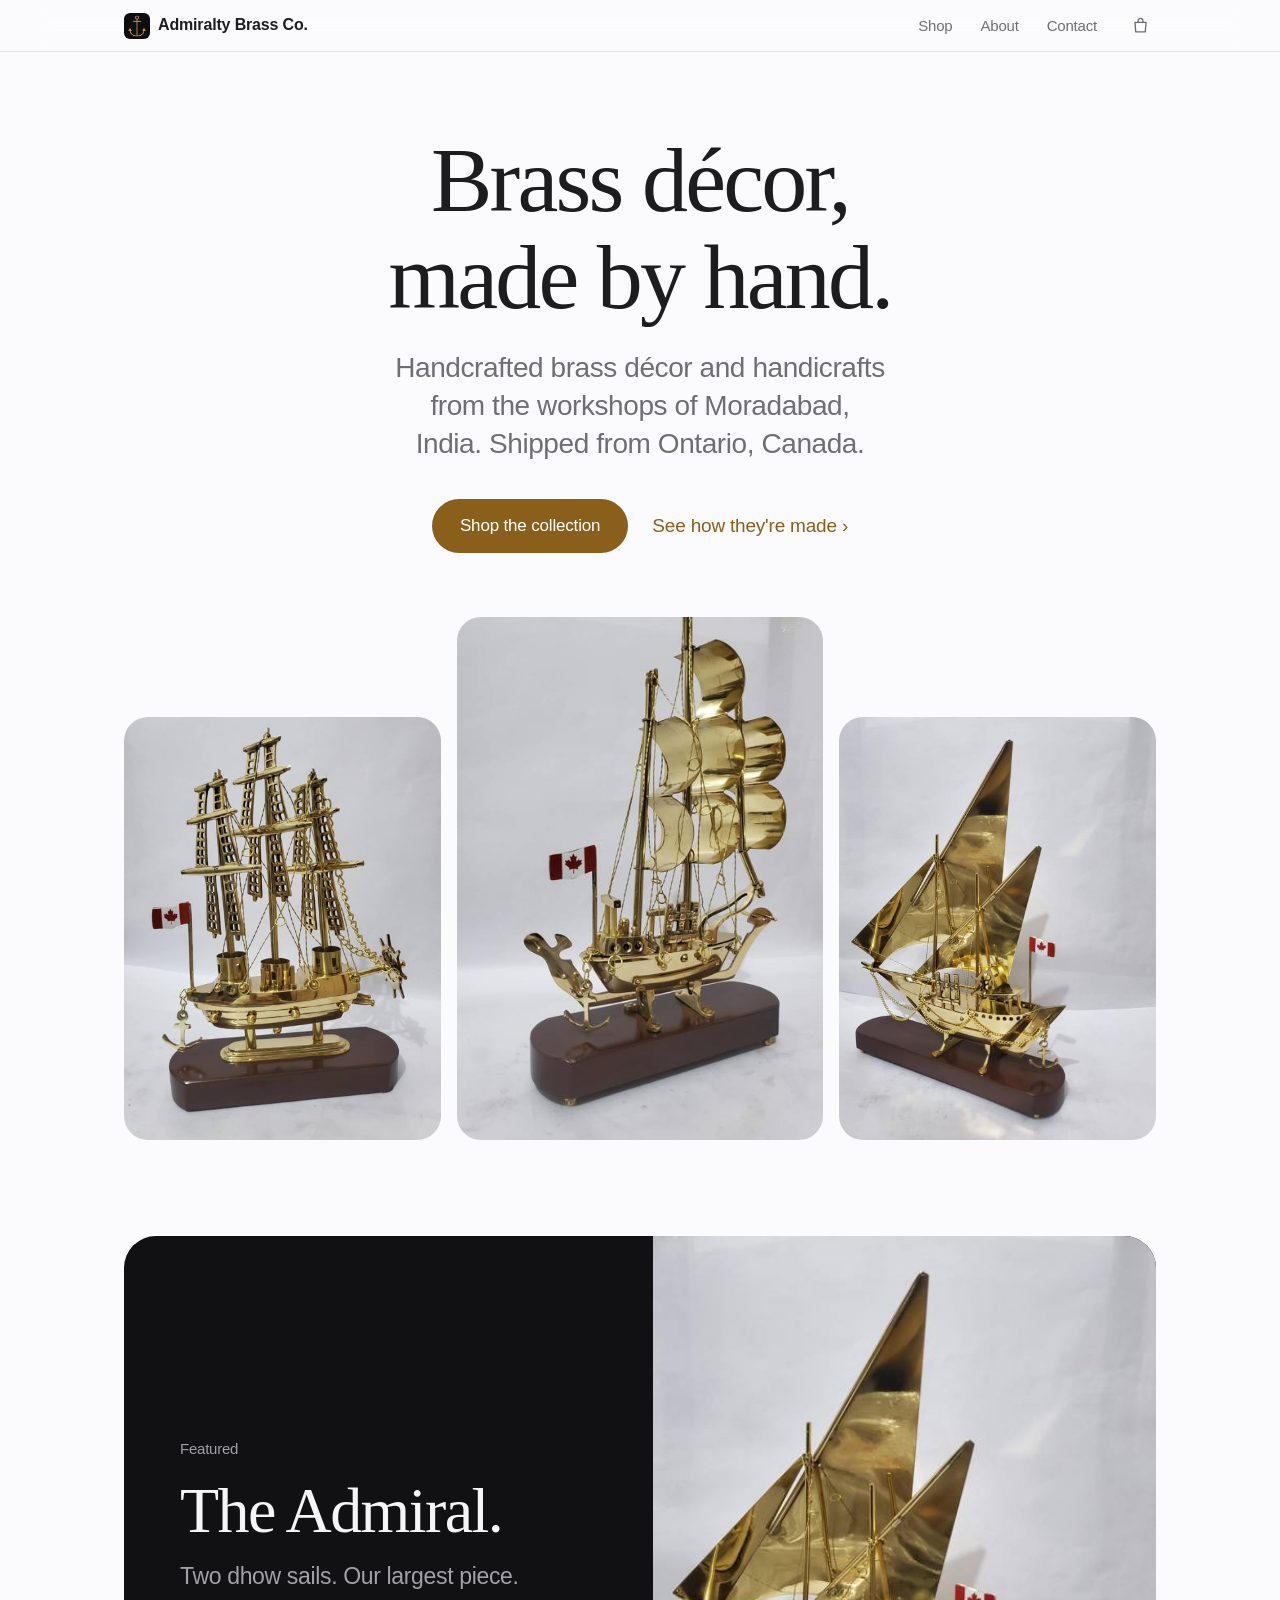
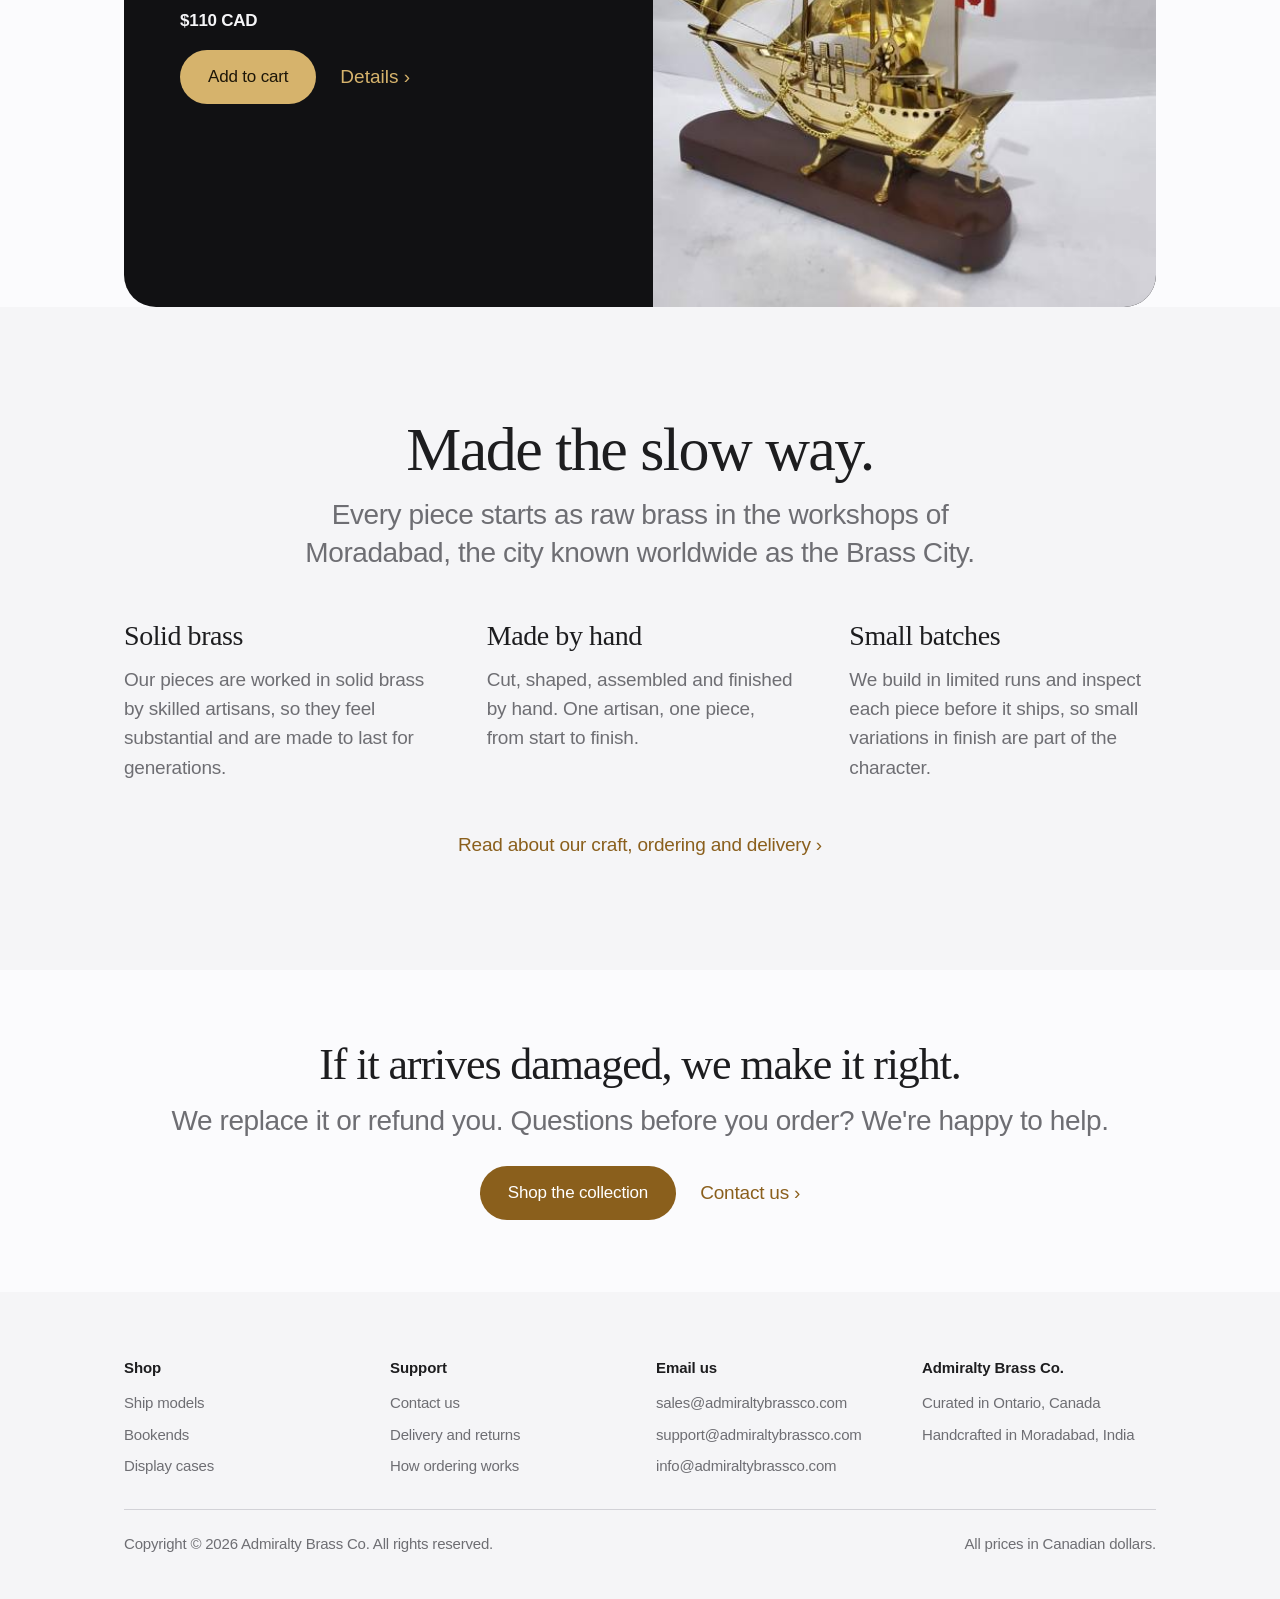
<file: index.html>
<!DOCTYPE html>
<html lang="en">
<head>
<meta charset="UTF-8">
<meta name="viewport" content="width=device-width, initial-scale=1, viewport-fit=cover">
<title>Admiralty Brass Co. | Handcrafted brass décor</title>
<meta name="description" content="Handcrafted brass décor and handicrafts, made by artisans in Moradabad, India and shipped from Ontario, Canada.">
<meta property="og:title" content="Admiralty Brass Co. | Handcrafted brass décor">
<meta property="og:description" content="Handcrafted brass décor and handicrafts, made by artisans in Moradabad, India and shipped from Ontario, Canada.">
<meta name="theme-color" content="#fbfbfd" media="(prefers-color-scheme: light)">
<meta name="theme-color" content="#000000" media="(prefers-color-scheme: dark)">
<link rel="icon" href="/favicon.png" type="image/png">
<link rel="icon" href="/favicon.ico" sizes="any">
<link rel="apple-touch-icon" href="/favicon-192.png">
<link rel="stylesheet" href="styles.css">
</head>
<body>
<a class="skip" href="#main">Skip to content</a>
<header class="nav">
  <div class="wrap">
    <a class="brand" href="index.html" aria-label="Admiralty Brass Co. home">
      <span class="mark" aria-hidden="true"><img src="favicon-192.png" alt=""></span>
      Admiralty Brass Co.
    </a>
    <nav class="links" aria-label="Main">
      <a href="shop.html">Shop</a>
      <a href="about.html">About</a>
      <a class="opt" href="about.html#contact">Contact</a>
      <button class="cartbtn" id="cartOpen" aria-label="Open cart">
        <svg viewBox="0 0 24 24" fill="none" stroke="currentColor" stroke-width="1.7" stroke-linecap="round" stroke-linejoin="round" aria-hidden="true"><path d="M5 8h14l-1 12H6L5 8z"/><path d="M9 8V6a3 3 0 016 0v2"/></svg>
        <span class="n" id="cartCount">0</span>
      </button>
    </nav>
  </div>
</header>

<main id="main">
<section class="hero">
  <div class="wrap">
    <h1>Brass décor,<br>made by hand.</h1>
    <p class="lede">Handcrafted brass décor and handicrafts from the workshops of Moradabad, India. Shipped from Ontario, Canada.</p>
    <div class="actions">
      <a class="btn" href="shop.html">Shop the collection</a>
      <a class="link" href="about.html#craft">See how they're made</a>
    </div>
    <div class="lineup" id="lineup"></div>
  </div>
</section>

<section class="flagship" id="flagship" hidden>
  <div class="wrap">
    <div class="flag">
      <div class="txt">
        <p style="font-size:15px;color:#a1a1a6">Featured</p>
        <h2 id="flHead"></h2>
        <p id="flTag"></p>
        <p class="price" id="flPrice"></p>
        <div class="actions">
          <button class="btn" id="flAdd">Add to cart</button>
          <button class="link" id="flOpen">Details</button>
        </div>
      </div>
      <img id="flagImg" alt="">
    </div>
  </div>
</section>

<section class="fog">
  <div class="wrap">
    <div class="head"><h2>Made the slow way.</h2><p class="lede">Every piece starts as raw brass in the workshops of Moradabad, the city known worldwide as the Brass City.</p></div>
    <div class="cols">
      <div><h3>Solid brass</h3><p>Our pieces are worked in solid brass by skilled artisans, so they feel substantial and are made to last for generations.</p></div>
      <div><h3>Made by hand</h3><p>Cut, shaped, assembled and finished by hand. One artisan, one piece, from start to finish.</p></div>
      <div><h3>Small batches</h3><p>We build in limited runs and inspect each piece before it ships, so small variations in finish are part of the character.</p></div>
    </div>
    <div class="actions more"><a class="link" href="about.html#craft">Read about our craft, ordering and delivery</a></div>
  </div>
</section>

<section class="origin">
  <div class="wrap">
    <h2>If it arrives damaged, we make it right.</h2>
    <p class="lede">We replace it or refund you. Questions before you order? We're happy to help.</p>
    <div class="actions" style="margin-top:26px"><a class="btn" href="shop.html">Shop the collection</a><a class="link" href="about.html#contact">Contact us</a></div>
  </div>
</section>
</main>

<footer>
  <div class="wrap">
    <div class="fgrid">
      <div><h4>Shop</h4><ul id="footShop"></ul></div>
      <div><h4>Support</h4><ul><li><a href="about.html#contact">Contact us</a></li><li><a href="about.html#delivery">Delivery and returns</a></li><li><a href="about.html#ordering">How ordering works</a></li></ul></div>
      <div><h4>Email us</h4><ul>
        <li><a data-mail="sales" href="mailto:sales@admiraltybrassco.com">sales@admiraltybrassco.com</a></li>
        <li><a data-mail="support" href="mailto:support@admiraltybrassco.com">support@admiraltybrassco.com</a></li>
        <li><a data-mail="info" href="mailto:info@admiraltybrassco.com">info@admiraltybrassco.com</a></li>
      </ul></div>
      <div><h4>Admiralty Brass Co.</h4><ul><li>Curated in Ontario, Canada</li><li>Handcrafted in Moradabad, India</li></ul></div>
    </div>
    <div class="fine"><span>Copyright &copy; 2026 Admiralty Brass Co. All rights reserved.</span><span>All prices in Canadian dollars.</span></div>
  </div>
</footer>

<script src="config.js"></script>
<script src="products.js"></script>
<script src="shipping.js"></script>
<script src="site.js"></script>
</body>
</html>
</file>
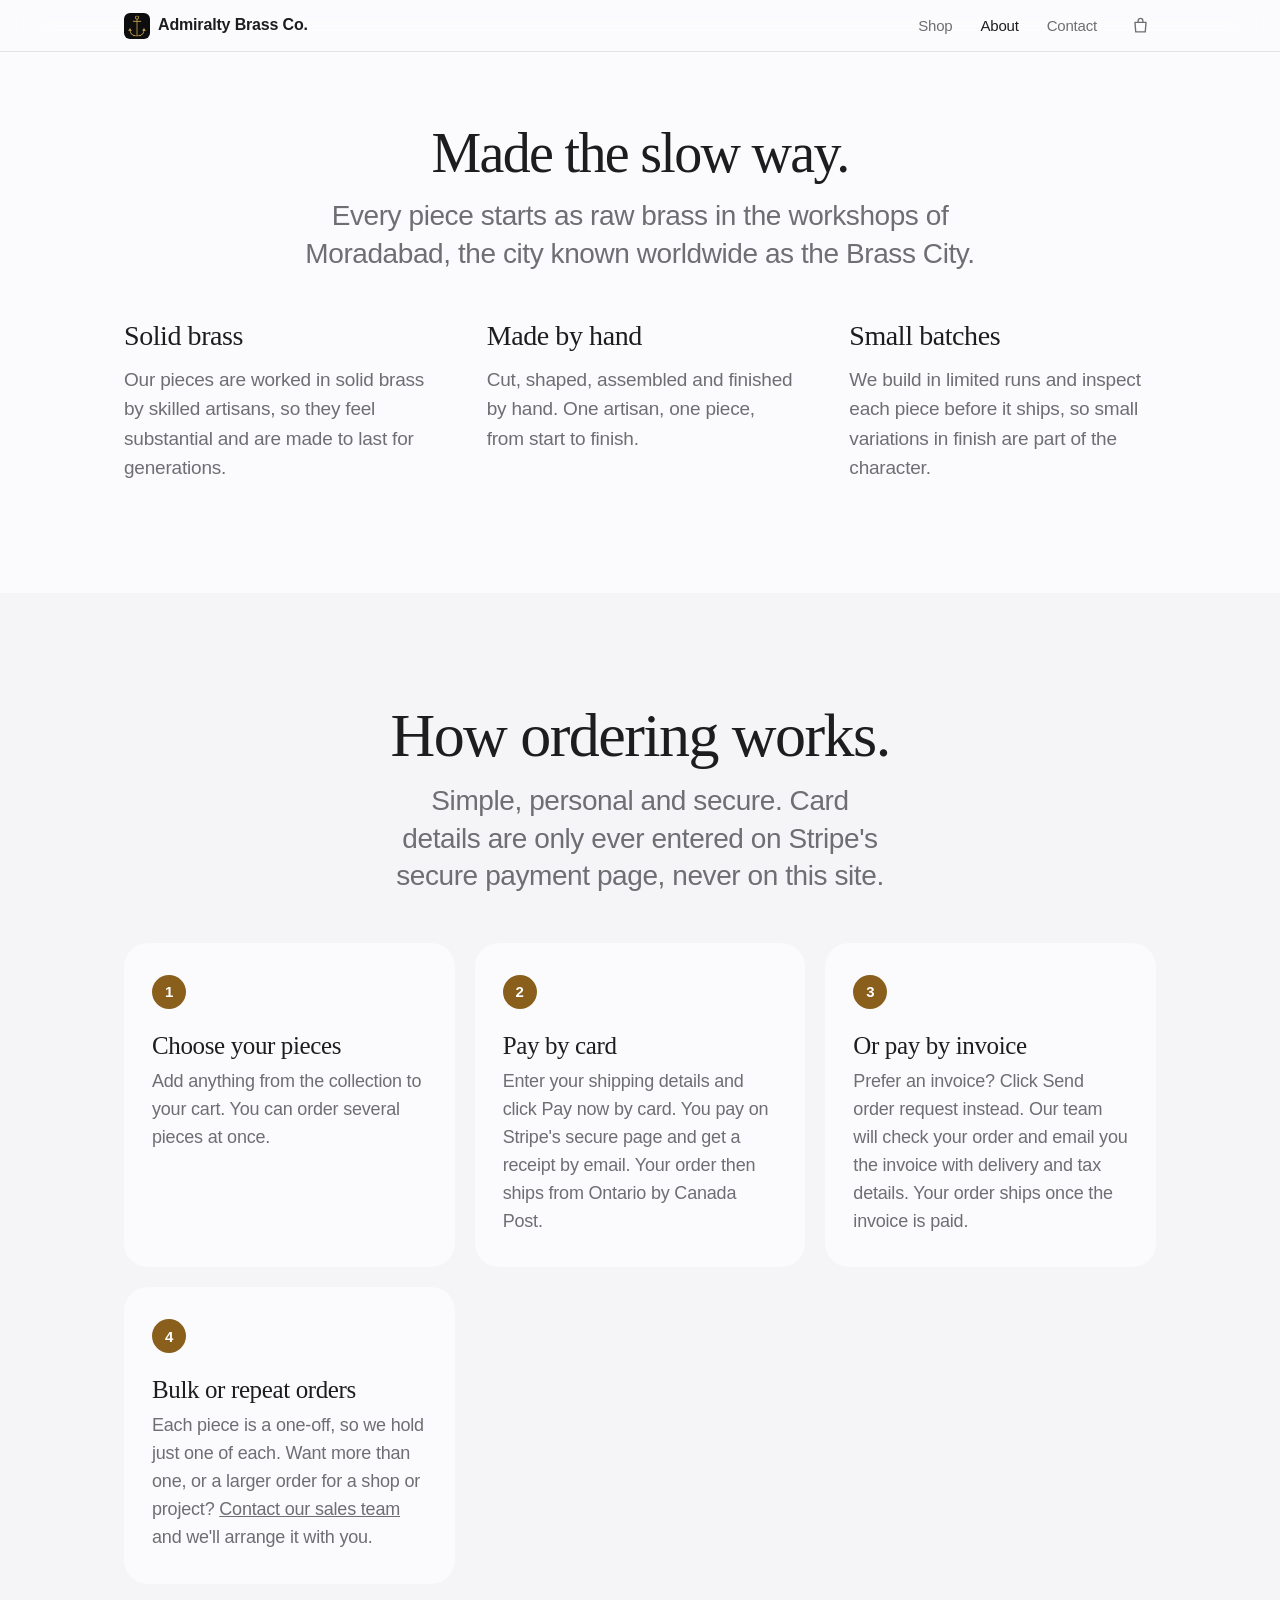
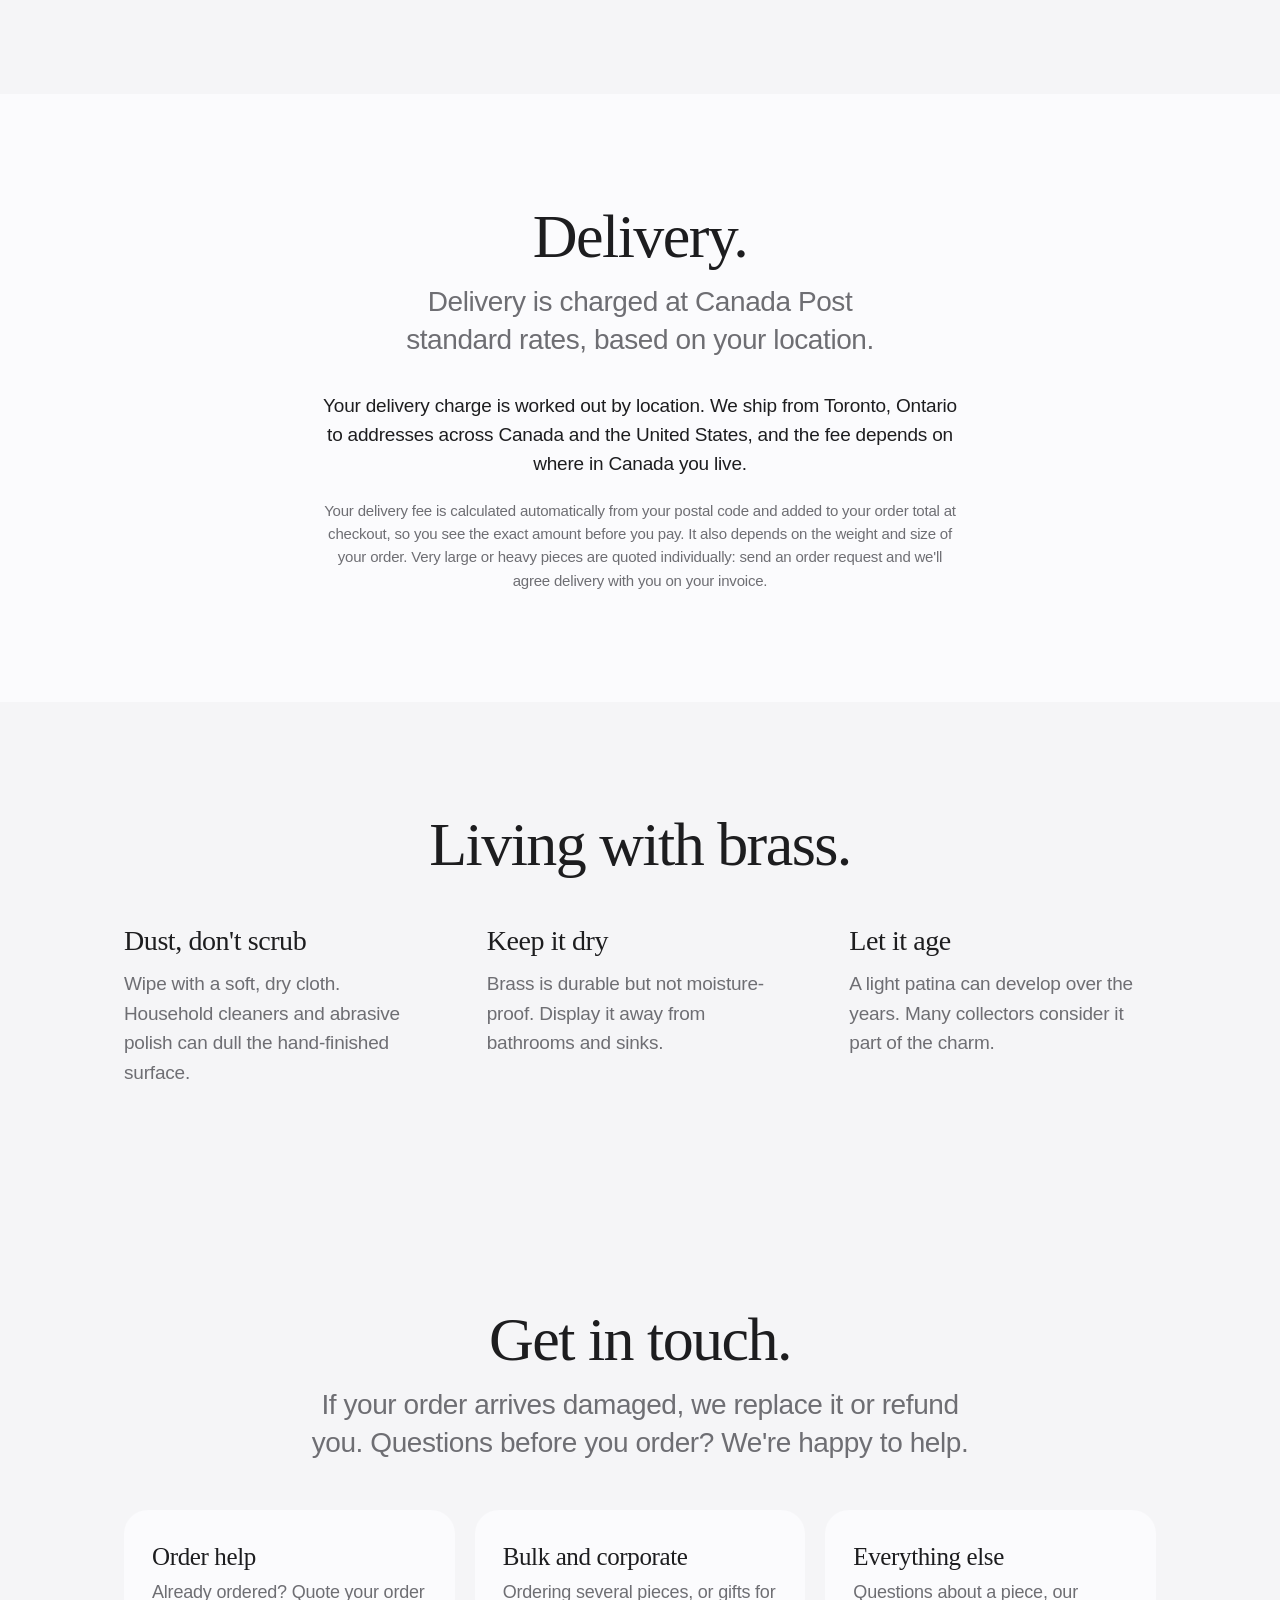
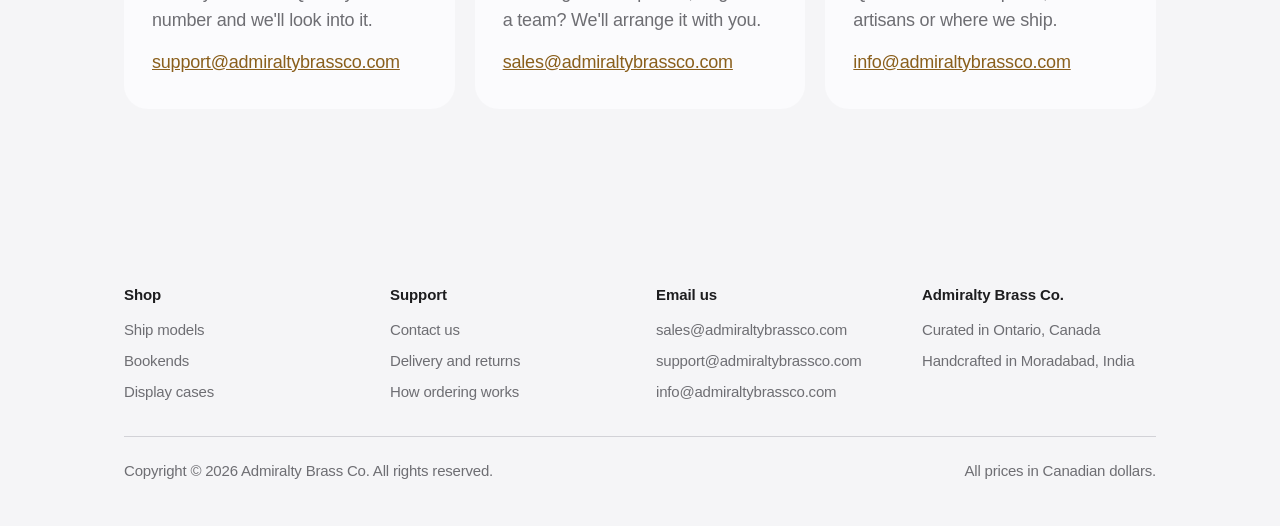
<file: about.html>
<!DOCTYPE html>
<html lang="en">
<head>
<meta charset="UTF-8">
<meta name="viewport" content="width=device-width, initial-scale=1, viewport-fit=cover">
<title>About, ordering and delivery | Admiralty Brass Co.</title>
<meta name="description" content="How Admiralty Brass Co. pieces are made in Moradabad, how ordering and delivery work, how to care for brass, and how to reach us.">
<meta property="og:title" content="About, ordering and delivery | Admiralty Brass Co.">
<meta property="og:description" content="How Admiralty Brass Co. pieces are made in Moradabad, how ordering and delivery work, how to care for brass, and how to reach us.">
<meta name="theme-color" content="#fbfbfd" media="(prefers-color-scheme: light)">
<meta name="theme-color" content="#000000" media="(prefers-color-scheme: dark)">
<link rel="icon" href="/favicon.png" type="image/png">
<link rel="icon" href="/favicon.ico" sizes="any">
<link rel="apple-touch-icon" href="/favicon-192.png">
<link rel="stylesheet" href="styles.css">
</head>
<body>
<a class="skip" href="#main">Skip to content</a>
<header class="nav">
  <div class="wrap">
    <a class="brand" href="index.html" aria-label="Admiralty Brass Co. home">
      <span class="mark" aria-hidden="true"><img src="favicon-192.png" alt=""></span>
      Admiralty Brass Co.
    </a>
    <nav class="links" aria-label="Main">
      <a href="shop.html">Shop</a>
      <a href="about.html" aria-current="page">About</a>
      <a class="opt" href="about.html#contact">Contact</a>
      <button class="cartbtn" id="cartOpen" aria-label="Open cart">
        <svg viewBox="0 0 24 24" fill="none" stroke="currentColor" stroke-width="1.7" stroke-linecap="round" stroke-linejoin="round" aria-hidden="true"><path d="M5 8h14l-1 12H6L5 8z"/><path d="M9 8V6a3 3 0 016 0v2"/></svg>
        <span class="n" id="cartCount">0</span>
      </button>
    </nav>
  </div>
</header>

<main id="main">
<section id="craft" class="first">
  <div class="wrap">
    <div class="head"><h1>Made the slow way.</h1><p class="lede">Every piece starts as raw brass in the workshops of Moradabad, the city known worldwide as the Brass City.</p></div>
    <div class="cols">
      <div><h3>Solid brass</h3><p>Our pieces are worked in solid brass by skilled artisans, so they feel substantial and are made to last for generations.</p></div>
      <div><h3>Made by hand</h3><p>Cut, shaped, assembled and finished by hand. One artisan, one piece, from start to finish.</p></div>
      <div><h3>Small batches</h3><p>We build in limited runs and inspect each piece before it ships, so small variations in finish are part of the character.</p></div>
    </div>
  </div>
</section>

<section id="ordering" class="fog">
  <div class="wrap">
    <div class="head"><h2>How ordering works.</h2><p class="lede">Simple, personal and secure. Card details are only ever entered on Stripe's secure payment page, never on this site.</p></div>
    <div class="steps">
      <div class="step"><h3>Choose your pieces</h3><p>Add anything from the collection to your cart. You can order several pieces at once.</p></div>
      <div class="step"><h3>Pay by card</h3><p>Enter your shipping details and click Pay now by card. You pay on Stripe's secure page and get a receipt by email. Your order then ships from Ontario by Canada Post.</p></div>
      <div class="step"><h3>Or pay by invoice</h3><p>Prefer an invoice? Click Send order request instead. Our team will check your order and email you the invoice with delivery and tax details. Your order ships once the invoice is paid.</p></div>
      <div class="step"><h3>Bulk or repeat orders</h3><p>Each piece is a one-off, so we hold just one of each. Want more than one, or a larger order for a shop or project? <a href="mailto:sales@admiraltybrassco.com">Contact our sales team</a> and we'll arrange it with you.</p></div>
    </div>
  </div>
</section>

<section id="delivery">
  <div class="wrap">
      <div class="head" style="margin-bottom:0"><h2>Delivery.</h2><p class="lede">Delivery is charged at Canada Post standard rates, based on your location.</p></div>
      <p class="dnote" style="font-size:19px;color:var(--ink);max-width:640px;margin:32px auto 0">Your delivery charge is worked out by location. We ship from Toronto, Ontario to addresses across Canada and the United States, and the fee depends on where in Canada you live.</p>
      <p class="dnote">Your delivery fee is calculated automatically from your postal code and added to your order total at checkout, so you see the exact amount before you pay. It also depends on the weight and size of your order. Very large or heavy pieces are quoted individually: send an order request and we'll agree delivery with you on your invoice.</p>
  </div>
</section>

<section class="fog">
  <div class="wrap">
    <div class="head"><h2>Living with brass.</h2></div>
    <div class="cols">
      <div><h3>Dust, don't scrub</h3><p>Wipe with a soft, dry cloth. Household cleaners and abrasive polish can dull the hand-finished surface.</p></div>
      <div><h3>Keep it dry</h3><p>Brass is durable but not moisture-proof. Display it away from bathrooms and sinks.</p></div>
      <div><h3>Let it age</h3><p>A light patina can develop over the years. Many collectors consider it part of the charm.</p></div>
    </div>
  </div>
</section>

<section id="contact" class="fog">
  <div class="wrap">
    <div class="head"><h2>Get in touch.</h2><p class="lede">If your order arrives damaged, we replace it or refund you. Questions before you order? We're happy to help.</p></div>
    <div class="dgrid" style="margin-top:0">
      <div class="dcard"><h3>Order help</h3><p>Already ordered? Quote your order number and we'll look into it.</p><p class="mail"><a data-mail="support" href="mailto:support@admiraltybrassco.com">support@admiraltybrassco.com</a></p></div>
      <div class="dcard"><h3>Bulk and corporate</h3><p>Ordering several pieces, or gifts for a team? We'll arrange it with you.</p><p class="mail"><a data-mail="sales" href="mailto:sales@admiraltybrassco.com">sales@admiraltybrassco.com</a></p></div>
      <div class="dcard"><h3>Everything else</h3><p>Questions about a piece, our artisans or where we ship.</p><p class="mail"><a data-mail="info" href="mailto:info@admiraltybrassco.com">info@admiraltybrassco.com</a></p></div>
    </div>
  </div>
</section>
</main>

<footer>
  <div class="wrap">
    <div class="fgrid">
      <div><h4>Shop</h4><ul id="footShop"></ul></div>
      <div><h4>Support</h4><ul><li><a href="about.html#contact">Contact us</a></li><li><a href="about.html#delivery">Delivery and returns</a></li><li><a href="about.html#ordering">How ordering works</a></li></ul></div>
      <div><h4>Email us</h4><ul>
        <li><a data-mail="sales" href="mailto:sales@admiraltybrassco.com">sales@admiraltybrassco.com</a></li>
        <li><a data-mail="support" href="mailto:support@admiraltybrassco.com">support@admiraltybrassco.com</a></li>
        <li><a data-mail="info" href="mailto:info@admiraltybrassco.com">info@admiraltybrassco.com</a></li>
      </ul></div>
      <div><h4>Admiralty Brass Co.</h4><ul><li>Curated in Ontario, Canada</li><li>Handcrafted in Moradabad, India</li></ul></div>
    </div>
    <div class="fine"><span>Copyright &copy; 2026 Admiralty Brass Co. All rights reserved.</span><span>All prices in Canadian dollars.</span></div>
  </div>
</footer>

<script src="config.js"></script>
<script src="products.js"></script>
<script src="shipping.js"></script>
<script src="site.js"></script>
</body>
</html>
</file>
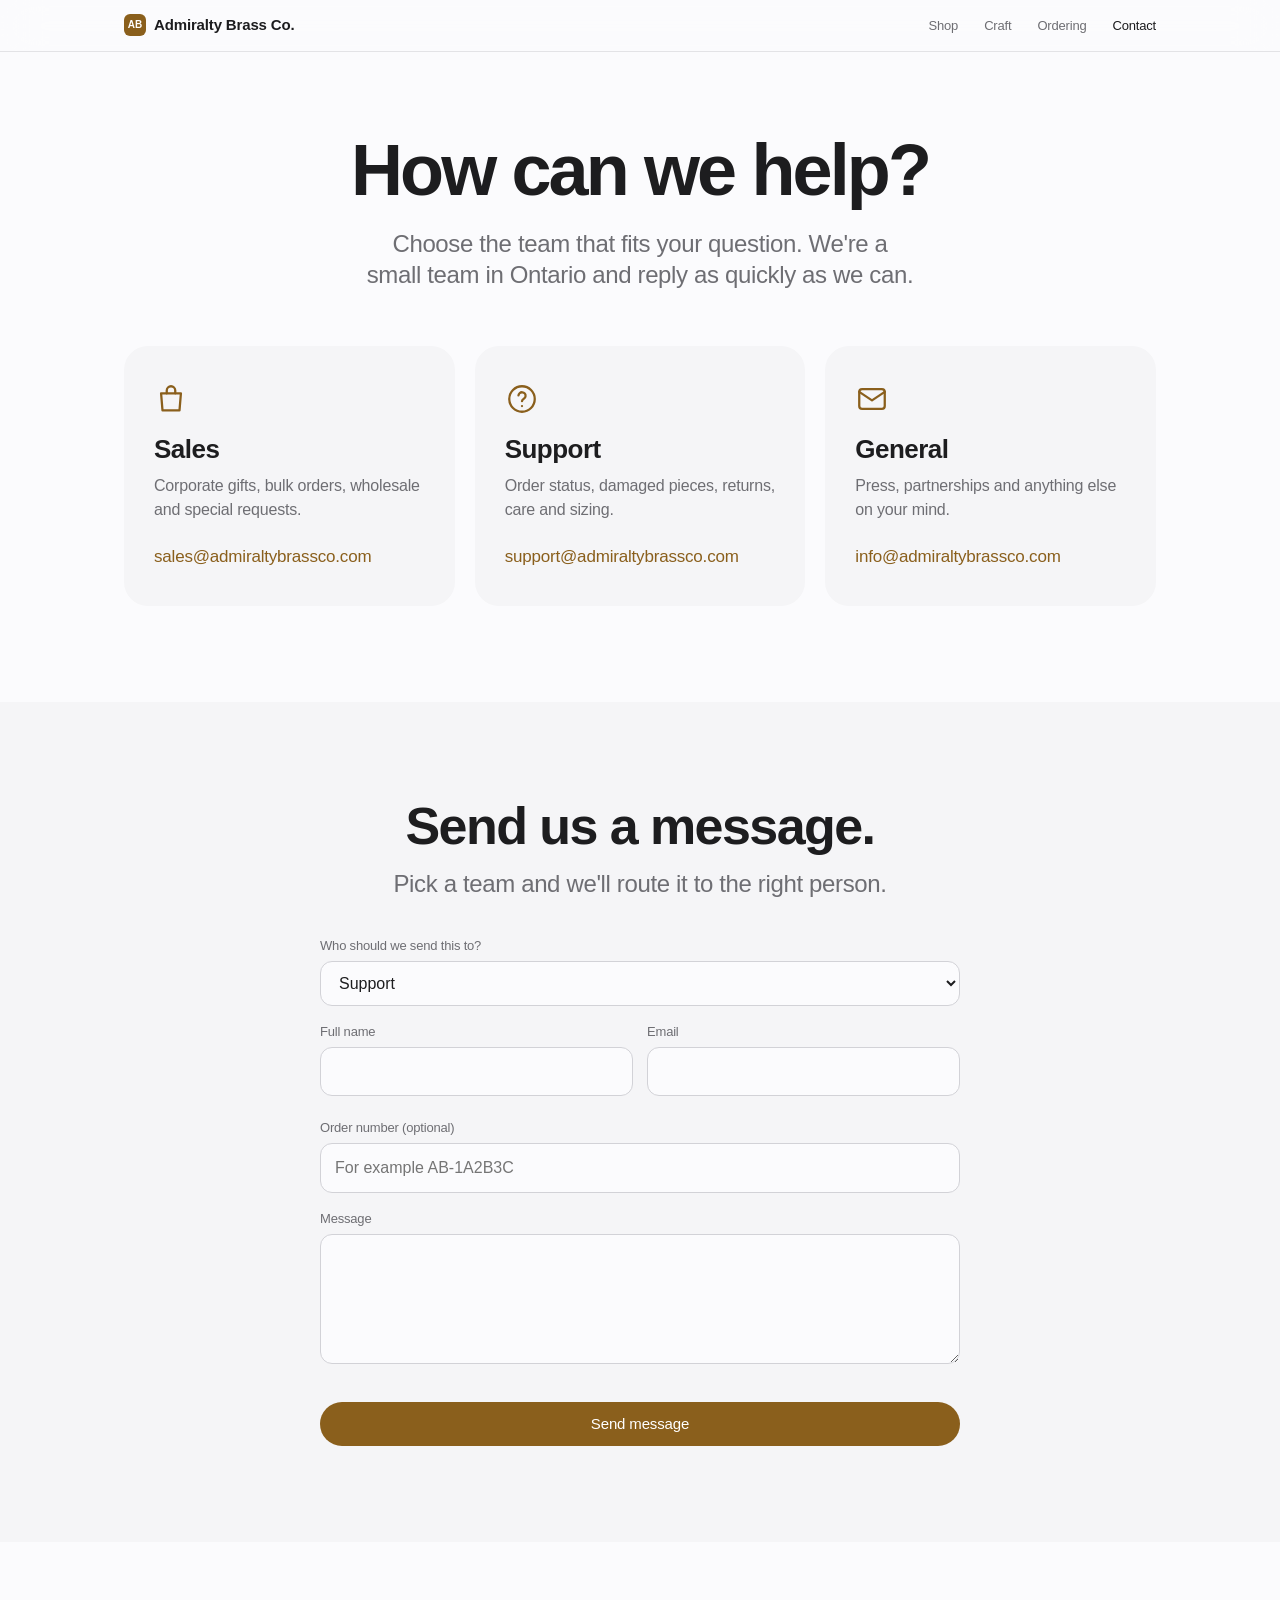
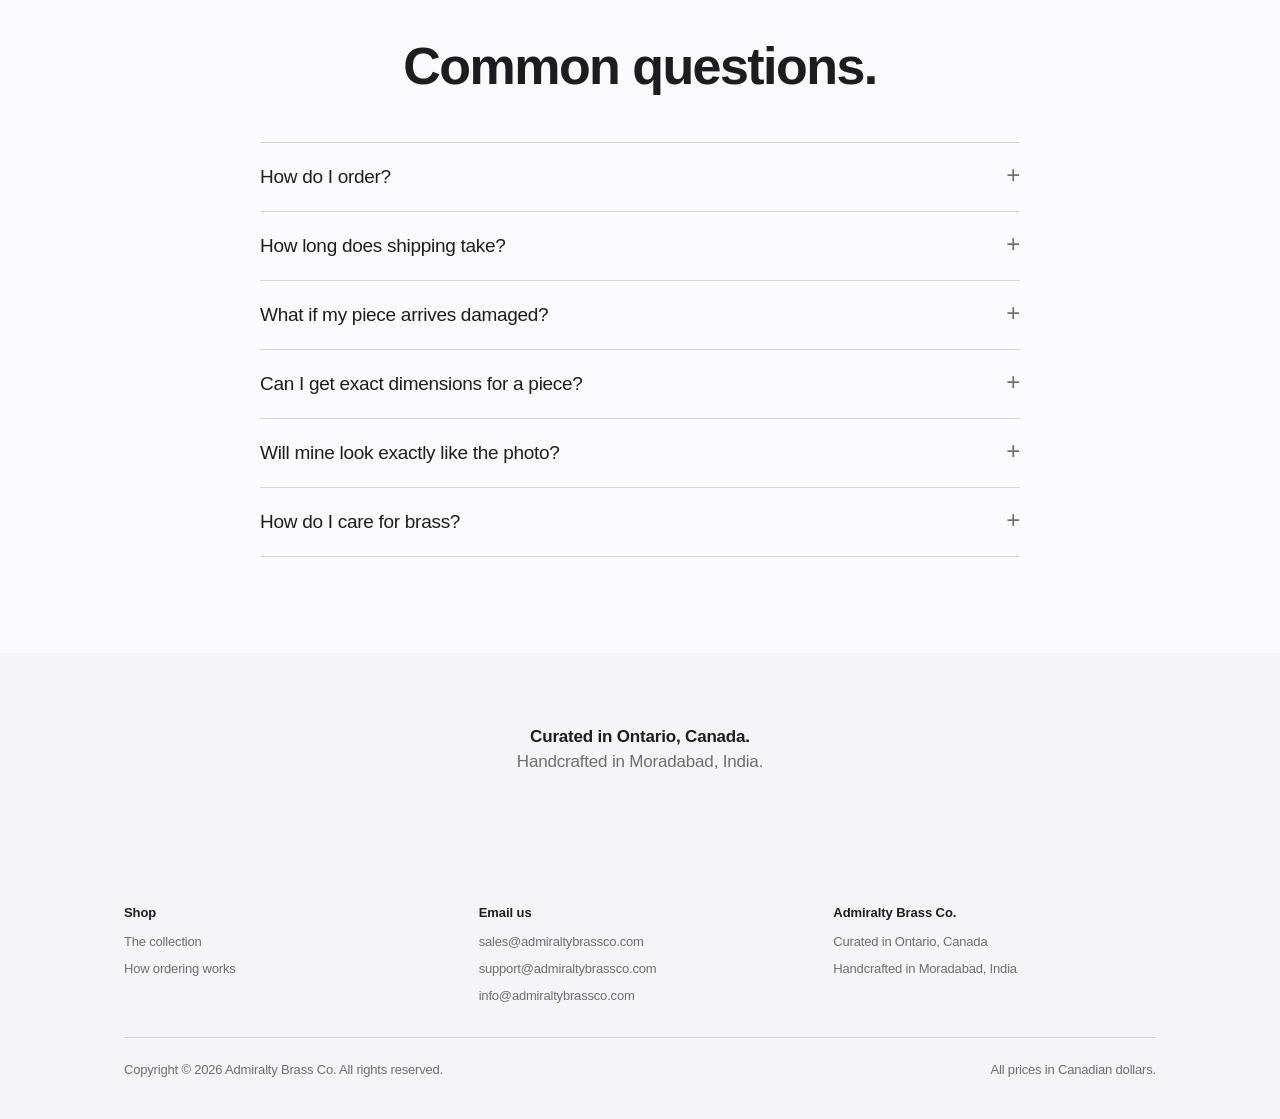
<file: contact.html>
<!DOCTYPE html>
<html lang="en">
<head>
<meta charset="UTF-8">
<meta name="viewport" content="width=device-width, initial-scale=1, viewport-fit=cover">
<title>Contact | Admiralty Brass Co.</title>
<meta name="description" content="Contact Admiralty Brass Co. for sales, support and general questions.">
<meta name="theme-color" content="#fbfbfd" media="(prefers-color-scheme: light)">
<meta name="theme-color" content="#000000" media="(prefers-color-scheme: dark)">
<link rel="icon" href="data:image/svg+xml,%3Csvg xmlns=%22http://www.w3.org/2000/svg%22 viewBox=%220 0 100 100%22%3E%3Crect width=%22100%22 height=%22100%22 rx=%2222%22 fill=%22%238a5f1c%22/%3E%3Ctext x=%2250%22 y=%2266%22 font-size=%2248%22 font-family=%22Arial,sans-serif%22 font-weight=%22700%22 text-anchor=%22middle%22 fill=%22white%22%3EAB%3C/text%3E%3C/svg%3E">
<style>
[hidden]{display:none!important}
:root{
  --paper:#fbfbfd; --fog:#f5f5f7; --line:#d2d2d7; --ink:#1d1d1f; --slate:#6e6e73;
  --brass:#8a5f1c; --on-brass:#fff; --brass-soft:#b98a3e;
  --radius:24px;
  --font:-apple-system,BlinkMacSystemFont,"SF Pro Display","SF Pro Text","Helvetica Neue","Segoe UI",Roboto,Arial,sans-serif;
}
@media (prefers-color-scheme:dark){
  :root{--paper:#000; --fog:#161618; --line:#38383b; --ink:#f5f5f7; --slate:#a1a1a6; --brass:#d6b36c; --on-brass:#1d1608; --brass-soft:#d6b36c;}
}
*{box-sizing:border-box}
html{scroll-behavior:smooth;scroll-padding-top:64px;-webkit-text-size-adjust:100%}
body{margin:0;background:var(--paper);color:var(--ink);font-family:var(--font);font-size:17px;line-height:1.47;letter-spacing:-.011em;-webkit-font-smoothing:antialiased}
body:has(dialog[open]){overflow:hidden}
img{max-width:100%;display:block}
a{color:inherit}
button{font:inherit;color:inherit}
:focus-visible{outline:2px solid var(--brass);outline-offset:3px;border-radius:6px}
.wrap{max-width:1080px;margin:0 auto;padding:0 24px}
.skip{position:absolute;left:-999px;top:8px;background:var(--ink);color:var(--paper);padding:8px 14px;border-radius:8px;z-index:999}
.skip:focus{left:8px}

/* nav */
.nav{position:sticky;top:0;z-index:50;height:52px;background:color-mix(in srgb,var(--paper) 78%,transparent);backdrop-filter:saturate(180%) blur(20px);-webkit-backdrop-filter:saturate(180%) blur(20px);border-bottom:1px solid color-mix(in srgb,var(--line) 60%,transparent)}
.nav .wrap{height:100%;display:flex;align-items:center;justify-content:space-between;gap:16px}
.brand{display:flex;align-items:center;gap:8px;text-decoration:none;font-weight:600;font-size:15px;letter-spacing:-.01em;white-space:nowrap}
.brand .mark{display:inline-flex;align-items:center;justify-content:center;width:22px;height:22px;border-radius:6px;background:var(--brass);color:var(--on-brass);font-size:10px;font-weight:700;letter-spacing:0}
.links{display:flex;align-items:center;gap:26px;font-size:13px}
.links a{text-decoration:none;color:var(--slate);transition:color .2s}
.links a:hover,.links a[aria-current]{color:var(--ink)}
.cartbtn{position:relative;background:none;border:0;cursor:pointer;padding:6px;display:flex;color:var(--slate)}
.cartbtn:hover{color:var(--ink)}
.cartbtn svg{width:19px;height:19px}
.cartbtn .n{position:absolute;top:-2px;right:-4px;min-width:16px;height:16px;padding:0 4px;border-radius:8px;background:var(--brass);color:var(--on-brass);font-size:10px;font-weight:600;display:none;align-items:center;justify-content:center}
.cartbtn .n.on{display:flex}
@media(max-width:640px){.links .opt{display:none}.links{gap:18px}}

/* buttons */
.btn{display:inline-flex;align-items:center;justify-content:center;gap:6px;border:0;border-radius:980px;padding:11px 22px;font-size:15px;font-weight:500;letter-spacing:-.01em;text-decoration:none;cursor:pointer;background:var(--brass);color:var(--on-brass);transition:filter .2s,transform .1s}
.btn:hover{filter:brightness(1.08)}
.btn:active{transform:scale(.98)}
.btn.sm{padding:8px 16px;font-size:14px}
.btn.block{width:100%}
.btn.ghost{background:transparent;color:var(--brass);box-shadow:inset 0 0 0 1px var(--brass)}
.btn[disabled]{opacity:.55;cursor:default}
.link{color:var(--brass);text-decoration:none;font-size:17px;background:none;border:0;cursor:pointer;padding:0}
.link:hover{text-decoration:underline}
.link.sm{font-size:15px}
.link::after{content:" \203A"}
.actions{display:flex;align-items:center;justify-content:center;gap:24px;flex-wrap:wrap}

/* type */
h1,h2,h3{margin:0;font-weight:600;letter-spacing:-.03em;line-height:1.08}
.lede,h1,h2{text-wrap:balance}
h1{font-size:clamp(40px,7vw,72px);letter-spacing:-.04em}
h2{font-size:clamp(32px,4.6vw,52px)}
h3{font-size:24px;letter-spacing:-.02em;line-height:1.16}
.lede{font-size:clamp(19px,2.2vw,24px);line-height:1.3;color:var(--slate);letter-spacing:-.015em;margin:0}
.center{text-align:center}
section{padding:96px 0}
.fog{background:var(--fog)}
.head{max-width:720px;margin:0 auto 48px;text-align:center}
.head .lede{margin-top:14px}

/* forms */
.field{display:flex;flex-direction:column;gap:6px}
.field label{font-size:13px;color:var(--slate)}
.field input,.field select,.field textarea{font:inherit;font-size:16px;color:var(--ink);background:var(--paper);border:1px solid var(--line);border-radius:12px;padding:12px 14px;width:100%;transition:border-color .15s,box-shadow .15s}
.field textarea{min-height:130px;resize:vertical}
.field input:focus,.field select:focus,.field textarea:focus{outline:none;border-color:var(--brass);box-shadow:0 0 0 3px color-mix(in srgb,var(--brass) 25%,transparent)}
.field [aria-invalid="true"]{border-color:#d70015}
.err{color:#d70015;font-size:13px;min-height:0}
@media(prefers-color-scheme:dark){.err{color:#ff6961}}
.hp{position:absolute;left:-9999px;height:0;overflow:hidden}
.two{display:grid;grid-template-columns:1fr 1fr;gap:14px}
@media(max-width:480px){.two{grid-template-columns:1fr}}
.note{font-size:14px;color:var(--slate)}
.status{border-radius:14px;padding:14px 16px;font-size:15px;background:var(--fog)}
.status.bad{background:color-mix(in srgb,#d70015 12%,var(--paper));color:var(--ink)}

/* footer */
footer{background:var(--fog);padding:56px 0 40px;font-size:13px;color:var(--slate)}
.fgrid{display:grid;grid-template-columns:repeat(auto-fit,minmax(180px,1fr));gap:32px;padding-bottom:32px;border-bottom:1px solid var(--line)}
footer h4{margin:0 0 10px;font-size:13px;font-weight:600;color:var(--ink);letter-spacing:-.005em}
footer ul{list-style:none;margin:0;padding:0;display:grid;gap:8px}
footer a{text-decoration:none;color:var(--slate)}
footer a:hover{color:var(--ink);text-decoration:underline}
.fine{padding-top:22px;display:flex;justify-content:space-between;flex-wrap:wrap;gap:8px}

@media(prefers-reduced-motion:reduce){*,*::before,*::after{animation:none!important;transition:none!important;scroll-behavior:auto!important}}

.top{padding:80px 0 56px;text-align:center}
.top .lede{max-width:600px;margin:18px auto 0}
.teams{display:grid;grid-template-columns:repeat(auto-fit,minmax(260px,1fr));gap:20px}
.team{background:var(--fog);border-radius:var(--radius);padding:36px 30px;display:flex;flex-direction:column;gap:10px;align-items:flex-start}
.team svg{width:34px;height:34px;color:var(--brass);margin-bottom:8px}
.team h3{font-size:26px}
.team p{margin:0;color:var(--slate);font-size:16px}
.team .mailto{margin-top:auto;padding-top:14px;color:var(--brass);font-size:17px;font-weight:500;text-decoration:none;word-break:break-all}
.team .mailto:hover{text-decoration:underline}
.formwrap{max-width:640px;margin:0 auto}
.formwrap form{display:grid;gap:16px}
.done{background:var(--fog);border-radius:var(--radius);padding:40px 32px;text-align:center}
.done h3{font-size:28px;margin-bottom:8px}
.done p{margin:0;color:var(--slate)}
.faq{max-width:760px;margin:0 auto;display:grid;gap:0}
.faq details{border-bottom:1px solid var(--line);padding:20px 0}
.faq details:first-child{border-top:1px solid var(--line)}
.faq summary{cursor:pointer;font-size:19px;font-weight:500;letter-spacing:-.015em;list-style:none;display:flex;justify-content:space-between;gap:20px}
.faq summary::-webkit-details-marker{display:none}
.faq summary::after{content:"+";color:var(--slate);font-size:24px;line-height:1}
.faq details[open] summary::after{content:"\2212"}
.faq p{margin:12px 0 0;color:var(--slate);max-width:64ch}
.faq a{color:var(--brass)}
.where{text-align:center;padding:72px 0;color:var(--slate)}
.where strong{color:var(--ink);font-weight:600}
</style>
</head>
<body>
<a class="skip" href="#form">Skip to the contact form</a>

<header class="nav">
  <div class="wrap">
    <a class="brand" href="index.html" aria-label="Admiralty Brass Co. home">
      <span class="mark" aria-hidden="true">AB</span>
      Admiralty Brass Co.
    </a>
    <nav class="links" aria-label="Main">
      <a href="index.html#collection">Shop</a>
      <a class="opt" href="index.html#craft">Craft</a>
      <a class="opt" href="index.html#ordering">Ordering</a>
      <a href="contact.html" aria-current="page">Contact</a>
    </nav>
  </div>
</header>

<main>
<section class="top">
  <div class="wrap">
    <h1>How can we help?</h1>
    <p class="lede">Choose the team that fits your question. We're a small team in Ontario and reply as quickly as we can.</p>
  </div>
</section>

<section style="padding-top:0">
  <div class="wrap">
    <div class="teams">
      <div class="team">
        <svg viewBox="0 0 24 24" fill="none" stroke="currentColor" stroke-width="1.6" stroke-linecap="round" stroke-linejoin="round" aria-hidden="true"><path d="M5 8h14l-1 12H6L5 8z"/><path d="M9 8V6a3 3 0 016 0v2"/></svg>
        <h3>Sales</h3>
        <p>Corporate gifts, bulk orders, wholesale and special requests.</p>
        <a class="mailto" data-mail="sales" href="mailto:sales@admiraltybrassco.com">sales@admiraltybrassco.com</a>
      </div>
      <div class="team">
        <svg viewBox="0 0 24 24" fill="none" stroke="currentColor" stroke-width="1.6" stroke-linecap="round" stroke-linejoin="round" aria-hidden="true"><circle cx="12" cy="12" r="9"/><path d="M9.5 9.5a2.5 2.5 0 015 .5c0 1.7-2.5 2-2.5 3.5M12 17h.01"/></svg>
        <h3>Support</h3>
        <p>Order status, damaged pieces, returns, care and sizing.</p>
        <a class="mailto" data-mail="support" href="mailto:support@admiraltybrassco.com">support@admiraltybrassco.com</a>
      </div>
      <div class="team">
        <svg viewBox="0 0 24 24" fill="none" stroke="currentColor" stroke-width="1.6" stroke-linecap="round" stroke-linejoin="round" aria-hidden="true"><rect x="3" y="5" width="18" height="14" rx="2"/><path d="M3 7l9 6 9-6"/></svg>
        <h3>General</h3>
        <p>Press, partnerships and anything else on your mind.</p>
        <a class="mailto" data-mail="info" href="mailto:info@admiraltybrassco.com">info@admiraltybrassco.com</a>
      </div>
    </div>
  </div>
</section>

<section class="fog" id="form">
  <div class="wrap">
    <div class="head" style="margin-bottom:36px"><h2>Send us a message.</h2><p class="lede">Pick a team and we'll route it to the right person.</p></div>
    <div class="formwrap" id="formwrap">
      <form id="cf" novalidate>
        <div class="field"><label for="team">Who should we send this to?</label>
          <select id="team"><option value="sales">Sales</option><option value="support" selected>Support</option><option value="info">General</option></select></div>
        <div class="two">
          <div class="field"><label for="cName">Full name</label><input id="cName" autocomplete="name" required><div class="err" id="eName"></div></div>
          <div class="field"><label for="cEmail">Email</label><input id="cEmail" type="email" autocomplete="email" required><div class="err" id="eEmail"></div></div>
        </div>
        <div class="field"><label for="cOrder">Order number (optional)</label><input id="cOrder" placeholder="For example AB-1A2B3C"></div>
        <div class="field"><label for="cMsg">Message</label><textarea id="cMsg" required></textarea><div class="err" id="eMsg"></div></div>
        <div class="hp" aria-hidden="true"><label>Leave this empty<input id="cBot" tabindex="-1" autocomplete="off"></label></div>
        <div id="cStatus" role="status"></div>
        <button class="btn" id="cSend" type="submit">Send message</button>
      </form>
    </div>
  </div>
</section>

<section id="faq">
  <div class="wrap">
    <div class="head"><h2>Common questions.</h2></div>
    <div class="faq">
      <details><summary>How do I order?</summary><p>Add pieces to your cart on the <a href="index.html#collection">shop page</a> and send your order request with your shipping details. We then email you an invoice, and your order ships once it's paid.</p></details>
      <details><summary>How long does shipping take?</summary><p>Orders ship from Ontario by Canada Post. Delivery time depends on where you live, and we confirm it on your invoice.</p></details>
      <details><summary>What if my piece arrives damaged?</summary><p>Contact support with your order number and a photo. If a piece arrives damaged or not as described, we'll arrange a replacement or refund.</p></details>
      <details><summary>Can I get exact dimensions for a piece?</summary><p>Yes. Email support with the name of the piece and we'll send you its height, width and depth.</p></details>
      <details><summary>Will mine look exactly like the photo?</summary><p>Very close. Because every piece is hand-finished in small batches, minor differences in texture and patina are normal and part of the handmade character.</p></details>
      <details><summary>How do I care for brass?</summary><p>Wipe with a soft, dry cloth and keep it away from moisture. Avoid household cleaners and abrasive polish.</p></details>
    </div>
  </div>
</section>

<section class="where fog">
  <div class="wrap">
    <p style="margin:0"><strong>Curated in Ontario, Canada.</strong><br>Handcrafted in Moradabad, India.</p>
  </div>
</section>
</main>

<footer>
  <div class="wrap">
    <div class="fgrid">
      <div><h4>Shop</h4><ul><li><a href="index.html#collection">The collection</a></li><li><a href="index.html#ordering">How ordering works</a></li></ul></div>
      <div><h4>Email us</h4><ul>
        <li><a data-mail="sales" href="mailto:sales@admiraltybrassco.com">sales@admiraltybrassco.com</a></li>
        <li><a data-mail="support" href="mailto:support@admiraltybrassco.com">support@admiraltybrassco.com</a></li>
        <li><a data-mail="info" href="mailto:info@admiraltybrassco.com">info@admiraltybrassco.com</a></li>
      </ul></div>
      <div><h4>Admiralty Brass Co.</h4><ul><li>Curated in Ontario, Canada</li><li>Handcrafted in Moradabad, India</li></ul></div>
    </div>
    <div class="fine"><span>Copyright &copy; 2026 Admiralty Brass Co. All rights reserved.</span><span>All prices in Canadian dollars.</span></div>
  </div>
</footer>

<script src="config.js"></script>
<script>
const SITE = Object.assign({web3formsKey:"", domain:"admiraltybrassco.com"}, window.SITE || {});
const mail = n => n + "@" + SITE.domain;
const $ = s => document.querySelector(s);
const esc = s => String(s).replace(/[&<>"']/g, c => ({"&":"&amp;","<":"&lt;",">":"&gt;",'"':"&quot;","'":"&#39;"}[c]));
const LABEL = {sales:"Sales", support:"Support", info:"General"};

document.querySelectorAll("[data-mail]").forEach(a => { const m = mail(a.dataset.mail); a.href = "mailto:" + m; a.textContent = m; });
const want = new URLSearchParams(location.search).get("team");
if(LABEL[want]) $("#team").value = want;

$("#cf").addEventListener("submit", async e => {
  e.preventDefault();
  const team = $("#team").value, name = $("#cName").value.trim(), email = $("#cEmail").value.trim(), order = $("#cOrder").value.trim(), msg = $("#cMsg").value.trim();
  ["#cName","#cEmail","#cMsg"].forEach(i => $(i).removeAttribute("aria-invalid"));
  ["#eName","#eEmail","#eMsg"].forEach(i => $(i).textContent = "");
  const bad = [];
  const flag = (i, er, t) => { $(i).setAttribute("aria-invalid","true"); $(er).textContent = t; bad.push(i); };
  if(!name) flag("#cName","#eName","Enter your name.");
  if(!/^\S+@\S+\.\S+$/.test(email)) flag("#cEmail","#eEmail","Enter a valid email so we can reply.");
  if(!msg) flag("#cMsg","#eMsg","Write a message.");
  if(bad.length){ $(bad[0]).focus(); return; }
  if($("#cBot").value) return;

  const btn = $("#cSend"); btn.disabled = true; btn.textContent = "Sending...";
  const subject = "[" + LABEL[team] + "] Message from " + name + (order ? " (" + order + ")" : "");
  const body = msg + "\n\nFrom: " + name + " <" + email + ">" + (order ? "\nOrder number: " + order : "") + "\nTeam: " + LABEL[team];
  let res = null;
  if(SITE.web3formsKey){
    try{
      const r = await fetch("https://api.web3forms.com/submit", {method:"POST", headers:{"Content-Type":"application/json","Accept":"application/json"},
        body: JSON.stringify({access_key:SITE.web3formsKey, subject, from_name:"Admiralty Brass website", name, email, department:LABEL[team], order_number:order, message:msg, botcheck:""})});
      res = !!(await r.json()).success;
    }catch(err){ res = false; }
  }
  if(res === false){
    btn.disabled = false; btn.textContent = "Send message";
    $("#cStatus").innerHTML = `<div class="status bad">We couldn't send your message. Try again, or email <a href="mailto:${mail(team)}?subject=${encodeURIComponent(subject)}&body=${encodeURIComponent(body)}">${mail(team)}</a> directly.</div>`;
    return;
  }
  if(res === null){ location.href = "mailto:" + mail(team) + "?subject=" + encodeURIComponent(subject) + "&body=" + encodeURIComponent(body); }
  $("#formwrap").innerHTML = res === null
    ? `<div class="done"><h3>Almost done.</h3><p>Your email app should have opened with your message ready. Press send and it will reach our ${esc(LABEL[team])} team.</p><p style="margin-top:16px"><a class="link" href="mailto:${mail(team)}?subject=${encodeURIComponent(subject)}&body=${encodeURIComponent(body)}">Open the email again</a></p></div>`
    : `<div class="done"><h3>Message sent.</h3><p>Thanks, ${esc(name.split(" ")[0])}. Our ${esc(LABEL[team])} team will reply to ${esc(email)}.</p></div>`;
});
</script>
</body>
</html>
</file>
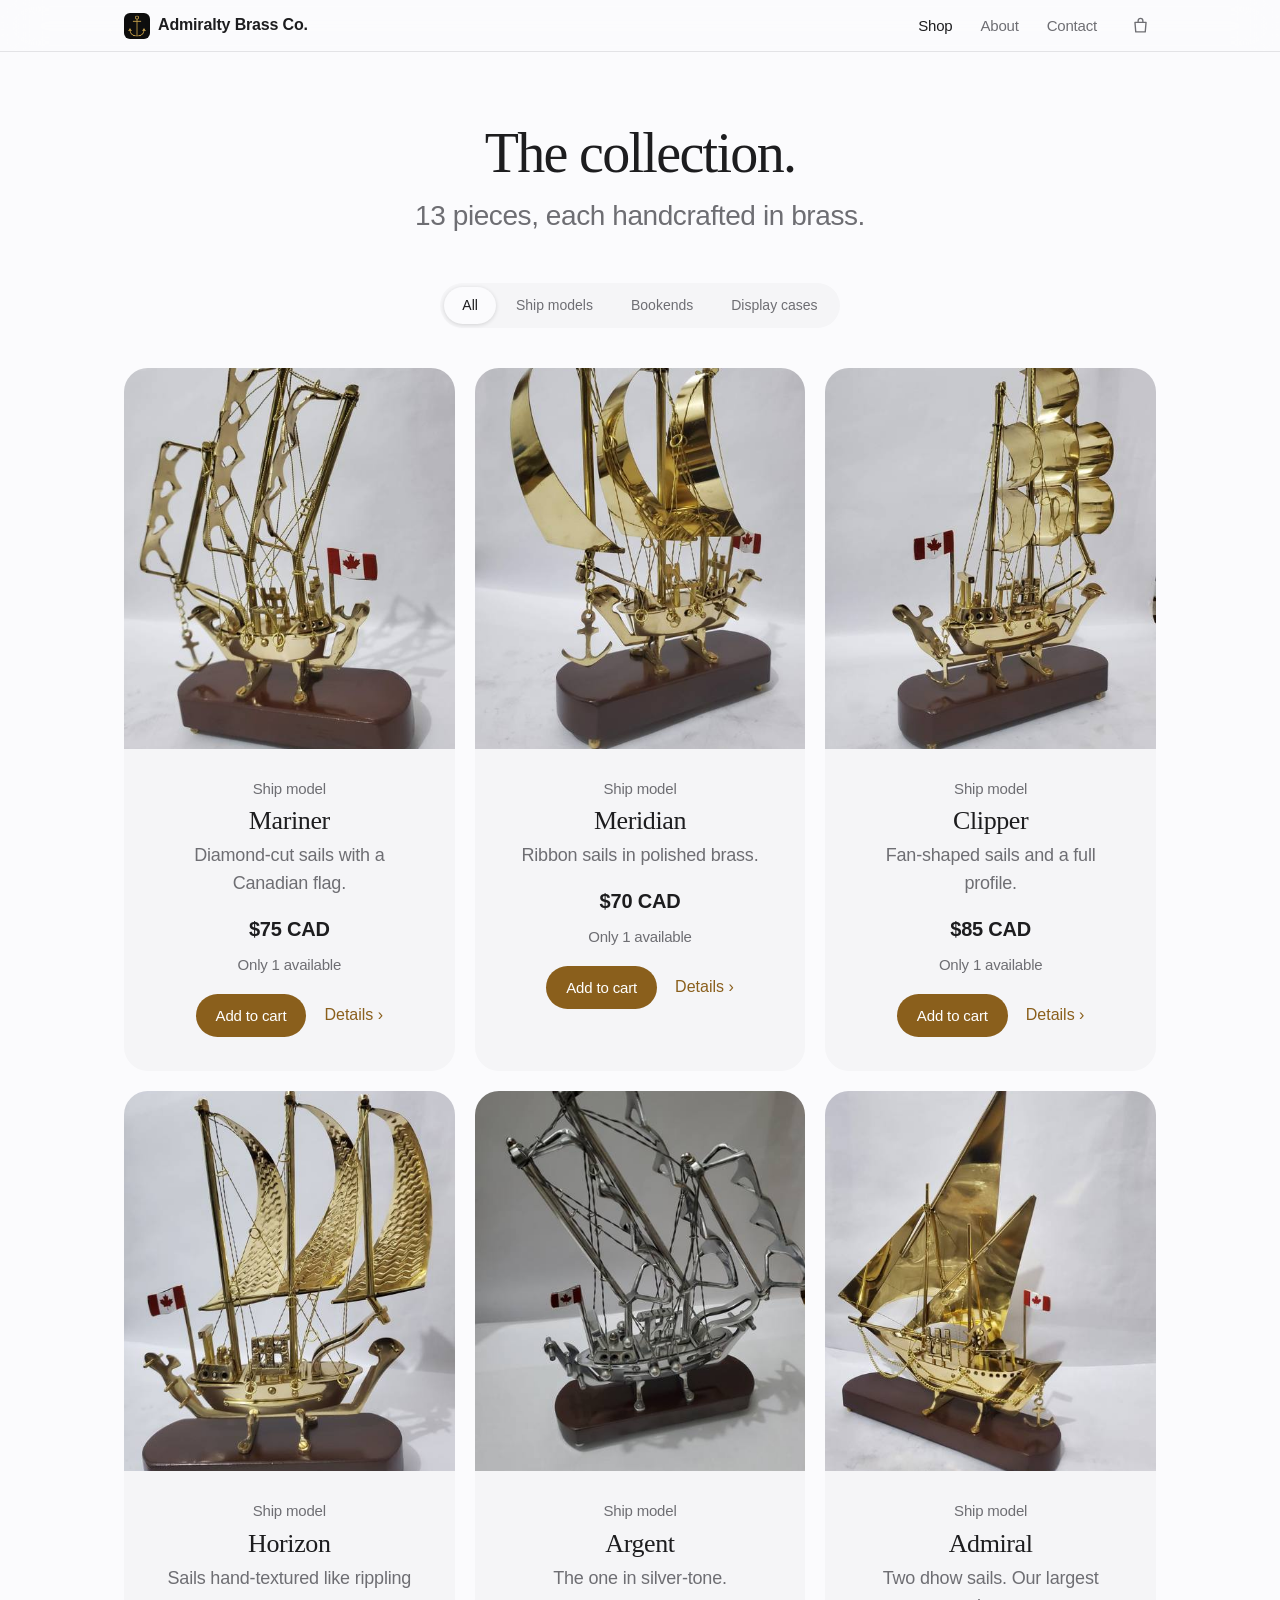
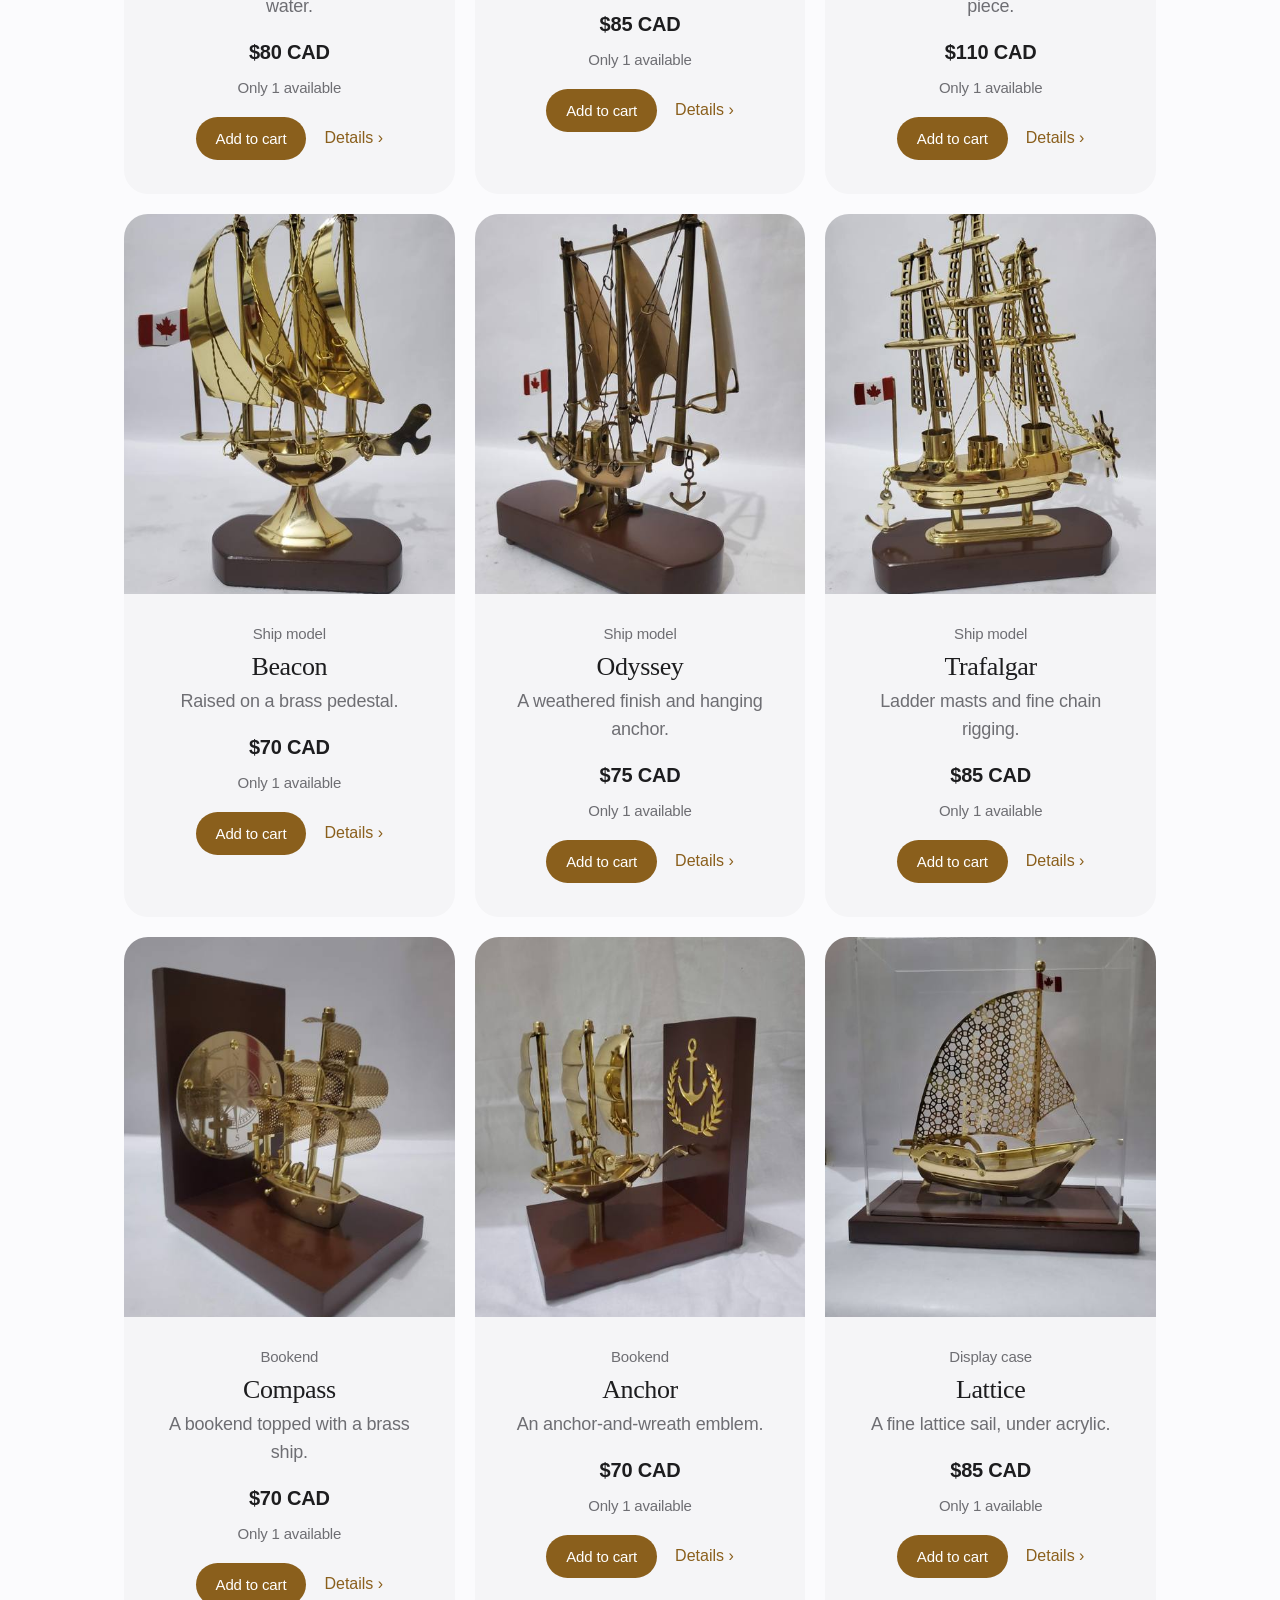
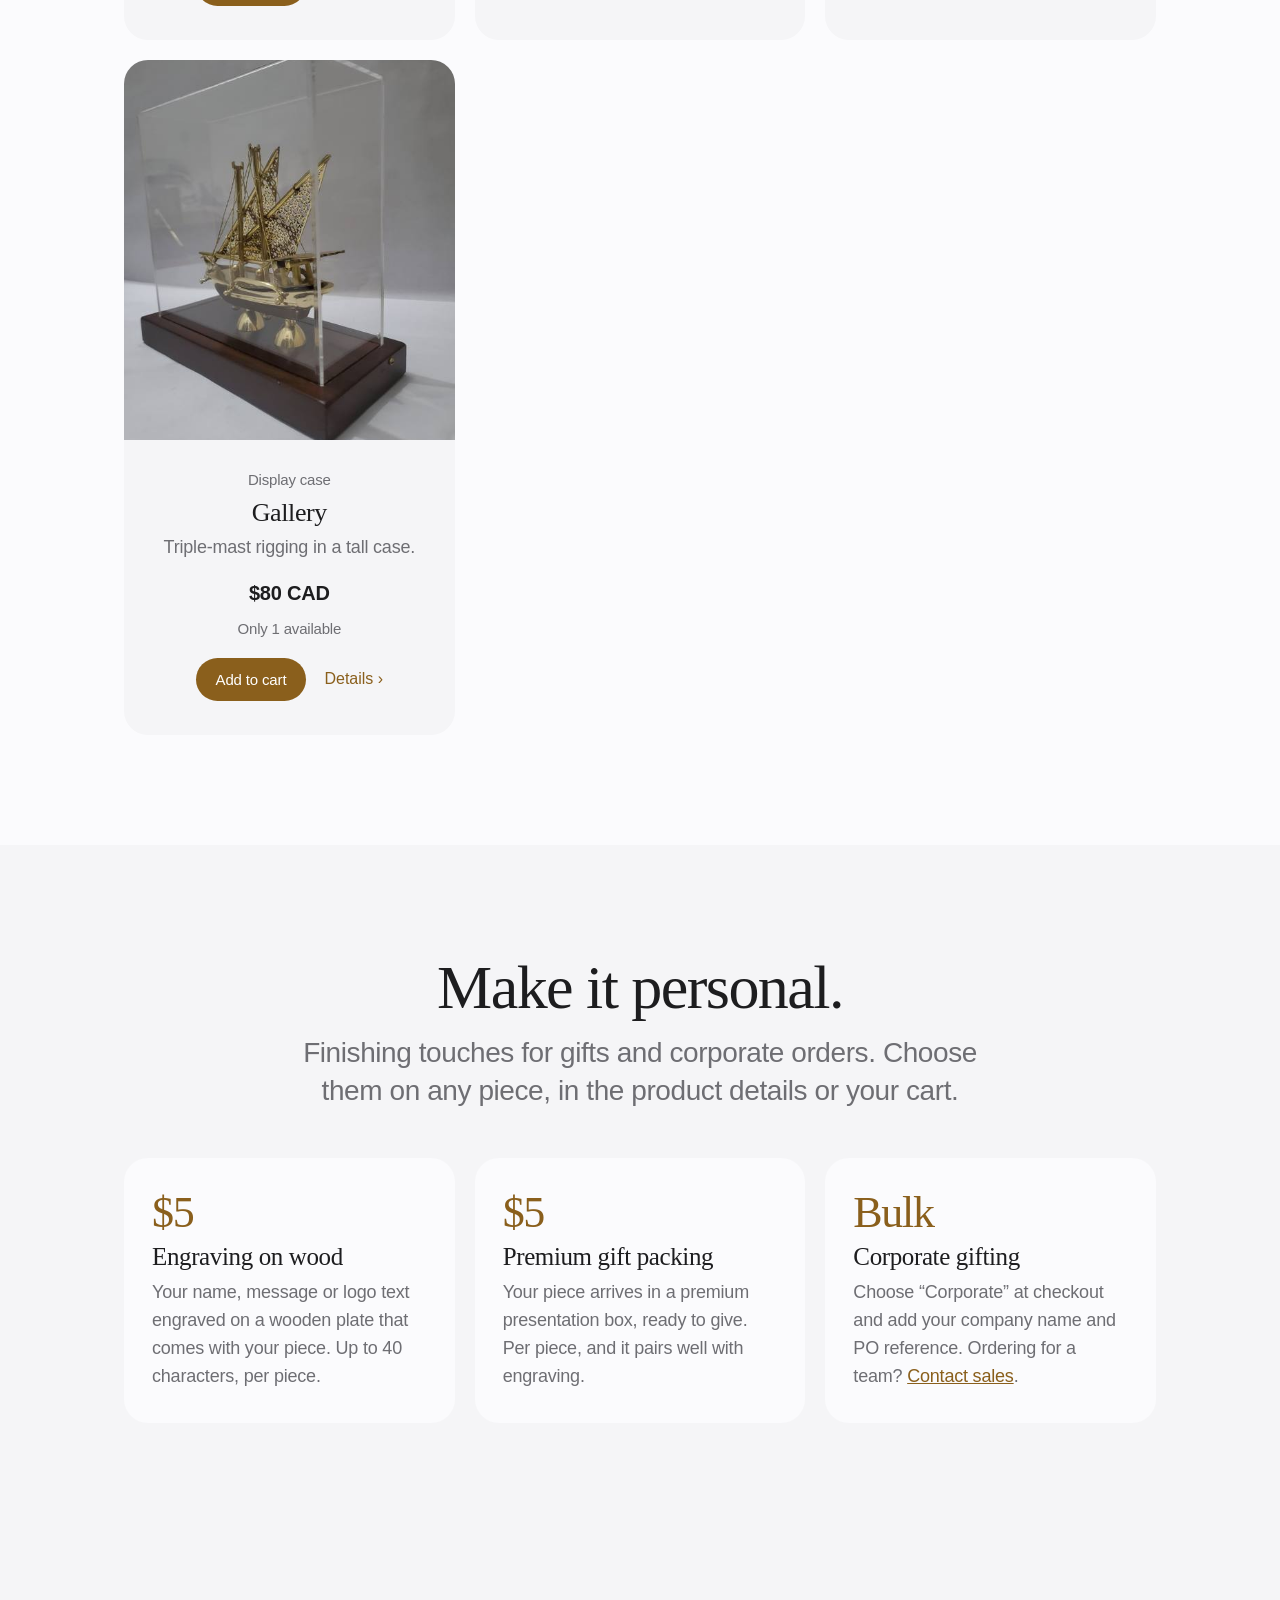
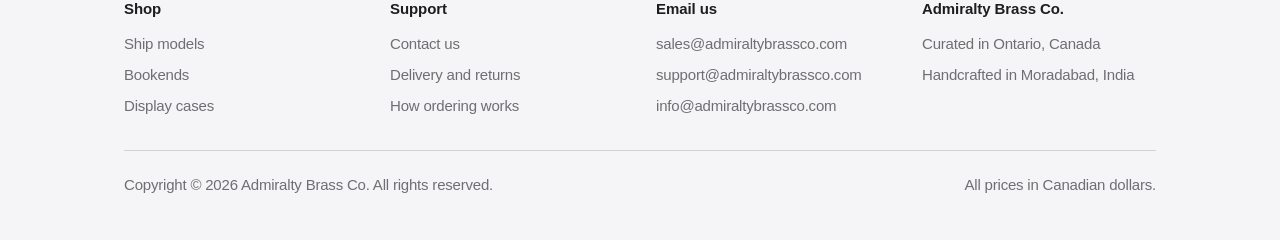
<file: shop.html>
<!DOCTYPE html>
<html lang="en">
<head>
<meta charset="UTF-8">
<meta name="viewport" content="width=device-width, initial-scale=1, viewport-fit=cover">
<title>Shop the collection | Admiralty Brass Co.</title>
<meta name="description" content="Browse handcrafted solid brass décor and handicrafts, made by artisans in Moradabad and shipped from Ontario, Canada.">
<meta property="og:title" content="Shop the collection | Admiralty Brass Co.">
<meta property="og:description" content="Browse handcrafted solid brass décor and handicrafts, made by artisans in Moradabad and shipped from Ontario, Canada.">
<meta name="theme-color" content="#fbfbfd" media="(prefers-color-scheme: light)">
<meta name="theme-color" content="#000000" media="(prefers-color-scheme: dark)">
<link rel="icon" href="/favicon.png" type="image/png">
<link rel="icon" href="/favicon.ico" sizes="any">
<link rel="apple-touch-icon" href="/favicon-192.png">
<link rel="stylesheet" href="styles.css">
</head>
<body>
<a class="skip" href="#main">Skip to content</a>
<header class="nav">
  <div class="wrap">
    <a class="brand" href="index.html" aria-label="Admiralty Brass Co. home">
      <span class="mark" aria-hidden="true"><img src="favicon-192.png" alt=""></span>
      Admiralty Brass Co.
    </a>
    <nav class="links" aria-label="Main">
      <a href="shop.html" aria-current="page">Shop</a>
      <a href="about.html">About</a>
      <a class="opt" href="about.html#contact">Contact</a>
      <button class="cartbtn" id="cartOpen" aria-label="Open cart">
        <svg viewBox="0 0 24 24" fill="none" stroke="currentColor" stroke-width="1.7" stroke-linecap="round" stroke-linejoin="round" aria-hidden="true"><path d="M5 8h14l-1 12H6L5 8z"/><path d="M9 8V6a3 3 0 016 0v2"/></svg>
        <span class="n" id="cartCount">0</span>
      </button>
    </nav>
  </div>
</header>

<main id="main">
<section id="collection" class="first">
  <div class="wrap">
    <div class="head">
      <h1>The collection.</h1>
      <p class="lede" id="collLede">Handcrafted pieces in brass.</p>
    </div>
    <div class="filters">
      <div class="seg" id="seg" role="group" aria-label="Filter the collection"></div>
    </div>
    <div class="grid" id="grid"></div>
  </div>
</section>

<section id="gifting" class="fog">
  <div class="wrap">
    <div class="head"><h2>Make it personal.</h2><p class="lede">Finishing touches for gifts and corporate orders. Choose them on any piece, in the product details or your cart.</p></div>
    <div class="dgrid" style="margin-top:0">
      <div class="dcard"><p class="amt">$5</p><h3>Engraving on wood</h3><p>Your name, message or logo text engraved on a wooden plate that comes with your piece. Up to 40 characters, per piece.</p></div>
      <div class="dcard"><p class="amt">$5</p><h3>Premium gift packing</h3><p>Your piece arrives in a premium presentation box, ready to give. Per piece, and it pairs well with engraving.</p></div>
      <div class="dcard"><p class="amt">Bulk</p><h3>Corporate gifting</h3><p>Choose &ldquo;Corporate&rdquo; at checkout and add your company name and PO reference. Ordering for a team? <a href="mailto:sales@admiraltybrassco.com">Contact sales</a>.</p></div>
    </div>
  </div>
</section>
</main>

<footer>
  <div class="wrap">
    <div class="fgrid">
      <div><h4>Shop</h4><ul id="footShop"></ul></div>
      <div><h4>Support</h4><ul><li><a href="about.html#contact">Contact us</a></li><li><a href="about.html#delivery">Delivery and returns</a></li><li><a href="about.html#ordering">How ordering works</a></li></ul></div>
      <div><h4>Email us</h4><ul>
        <li><a data-mail="sales" href="mailto:sales@admiraltybrassco.com">sales@admiraltybrassco.com</a></li>
        <li><a data-mail="support" href="mailto:support@admiraltybrassco.com">support@admiraltybrassco.com</a></li>
        <li><a data-mail="info" href="mailto:info@admiraltybrassco.com">info@admiraltybrassco.com</a></li>
      </ul></div>
      <div><h4>Admiralty Brass Co.</h4><ul><li>Curated in Ontario, Canada</li><li>Handcrafted in Moradabad, India</li></ul></div>
    </div>
    <div class="fine"><span>Copyright &copy; 2026 Admiralty Brass Co. All rights reserved.</span><span>All prices in Canadian dollars.</span></div>
  </div>
</footer>

<script src="config.js"></script>
<script src="products.js"></script>
<script src="shipping.js"></script>
<script src="site.js"></script>
</body>
</html>
</file>
<file: styles.css>
[hidden]{display:none!important}
:root{
  --paper:#fbfbfd; --fog:#f5f5f7; --line:#d2d2d7; --ink:#1d1d1f; --slate:#6e6e73;
  --brass:#8a5f1c; --on-brass:#fff; --brass-soft:#b98a3e;
  --radius:24px;
  --serif:"Iowan Old Style","Palatino Linotype",Palatino,"Book Antiqua",Georgia,serif;
  --font:-apple-system,BlinkMacSystemFont,"SF Pro Display","SF Pro Text","Helvetica Neue","Segoe UI",Roboto,Arial,sans-serif;
}
@media (prefers-color-scheme:dark){
  :root{--paper:#000; --fog:#161618; --line:#38383b; --ink:#f5f5f7; --slate:#a1a1a6; --brass:#d6b36c; --on-brass:#1d1608; --brass-soft:#d6b36c;}
}
*{box-sizing:border-box}
html{scroll-behavior:smooth;scroll-padding-top:64px;-webkit-text-size-adjust:100%}
body{margin:0;background:var(--paper);color:var(--ink);font-family:var(--font);font-size:18px;line-height:1.55;letter-spacing:-.011em;-webkit-font-smoothing:antialiased}
body:has(dialog[open]){overflow:hidden}
img{max-width:100%;display:block}
a{color:inherit}
button{font:inherit;color:inherit}
:focus-visible{outline:2px solid var(--brass);outline-offset:3px;border-radius:6px}
.wrap{max-width:1080px;margin:0 auto;padding:0 24px}
.skip{position:absolute;left:-999px;top:8px;background:var(--ink);color:var(--paper);padding:8px 14px;border-radius:8px;z-index:999}
.skip:focus{left:8px}

/* nav */
.nav{position:sticky;top:0;z-index:50;height:52px;background:color-mix(in srgb,var(--paper) 78%,transparent);backdrop-filter:saturate(180%) blur(20px);-webkit-backdrop-filter:saturate(180%) blur(20px);border-bottom:1px solid color-mix(in srgb,var(--line) 60%,transparent)}
.nav .wrap{height:100%;display:flex;align-items:center;justify-content:space-between;gap:16px}
.brand{display:flex;align-items:center;gap:8px;text-decoration:none;font-weight:600;font-size:16px;letter-spacing:-.01em;white-space:nowrap}
.brand .mark{display:inline-flex;align-items:center;justify-content:center;width:26px;height:26px;border-radius:6px;background:#0d0d0d;overflow:hidden;font-size:10px;font-weight:700;letter-spacing:0}
.brand .mark img{width:100%;height:100%;display:block}
.links{display:flex;align-items:center;gap:28px;font-size:15px}
.links a{text-decoration:none;color:var(--slate);transition:color .2s}
.links a:hover,.links a[aria-current]{color:var(--ink)}
.cartbtn{position:relative;background:none;border:0;cursor:pointer;padding:6px;display:flex;color:var(--slate)}
.cartbtn:hover{color:var(--ink)}
.cartbtn svg{width:19px;height:19px}
.cartbtn .n{position:absolute;top:-2px;right:-4px;min-width:16px;height:16px;padding:0 4px;border-radius:8px;background:var(--brass);color:var(--on-brass);font-size:10px;font-weight:600;display:none;align-items:center;justify-content:center}
.cartbtn .n.on{display:flex}
@media(max-width:640px){.links .opt{display:none}.links{gap:18px}}

/* buttons */
.btn{display:inline-flex;align-items:center;justify-content:center;gap:6px;border:0;border-radius:980px;padding:14px 28px;font-size:17px;font-weight:500;letter-spacing:-.01em;text-decoration:none;cursor:pointer;background:var(--brass);color:var(--on-brass);transition:filter .2s,transform .1s}
.btn:hover{filter:brightness(1.08)}
.btn:active{transform:scale(.98)}
.btn.sm{padding:10px 20px;font-size:15px}
.btn.block{width:100%}
.btn.ghost{background:transparent;color:var(--brass);box-shadow:inset 0 0 0 1px var(--brass)}
.btn[disabled]{opacity:.55;cursor:default}
.link{color:var(--brass);text-decoration:none;font-size:19px;background:none;border:0;cursor:pointer;padding:0}
.link:hover{text-decoration:underline}
.link.sm{font-size:16px}
.link::after{content:" \203A"}
.actions{display:flex;align-items:center;justify-content:center;gap:24px;flex-wrap:wrap}

/* type */
h1,h2,h3{margin:0;font-weight:600;letter-spacing:-.03em;line-height:1.08}
.lede,h1,h2{text-wrap:balance}
h1{font-size:clamp(46px,8.5vw,92px);letter-spacing:-.04em}
h2{font-size:clamp(36px,5.4vw,62px)}
h3{font-size:26px;letter-spacing:-.02em;line-height:1.16}
.lede{font-size:clamp(21px,2.5vw,28px);line-height:1.35;color:var(--slate);letter-spacing:-.015em;margin:0}
.center{text-align:center}
section{padding:110px 0}
.fog{background:var(--fog)}
.head{max-width:720px;margin:0 auto 48px;text-align:center}
.head .lede{margin-top:14px}

/* forms */
.field{display:flex;flex-direction:column;gap:6px}
.field label{font-size:15px;color:var(--slate)}
.field input,.field select,.field textarea{font:inherit;font-size:16px;color:var(--ink);background:var(--paper);border:1px solid var(--line);border-radius:12px;padding:12px 14px;width:100%;transition:border-color .15s,box-shadow .15s}
.field textarea{min-height:130px;resize:vertical}
.field input:focus,.field select:focus,.field textarea:focus{outline:none;border-color:var(--brass);box-shadow:0 0 0 3px color-mix(in srgb,var(--brass) 25%,transparent)}
.field [aria-invalid="true"]{border-color:#d70015}
.err{color:#d70015;font-size:13px;min-height:0}
@media(prefers-color-scheme:dark){.err{color:#ff6961}}
.hp{position:absolute;left:-9999px;height:0;overflow:hidden}
.two{display:grid;grid-template-columns:1fr 1fr;gap:14px}
@media(max-width:480px){.two{grid-template-columns:1fr}}
.note{font-size:15px;color:var(--slate)}
.status{border-radius:14px;padding:14px 16px;font-size:15px;background:var(--fog)}
.status.bad{background:color-mix(in srgb,#d70015 12%,var(--paper));color:var(--ink)}

/* footer */
footer{background:var(--fog);padding:64px 0 44px;font-size:15px;color:var(--slate)}
.fgrid{display:grid;grid-template-columns:repeat(auto-fit,minmax(180px,1fr));gap:32px;padding-bottom:32px;border-bottom:1px solid var(--line)}
footer h4{margin:0 0 12px;font-size:15px;font-weight:600;color:var(--ink);letter-spacing:-.005em}
footer ul{list-style:none;margin:0;padding:0;display:grid;gap:8px}
footer a{text-decoration:none;color:var(--slate)}
footer a:hover{color:var(--ink);text-decoration:underline}
.fine{padding-top:22px;display:flex;justify-content:space-between;flex-wrap:wrap;gap:8px}

@media(prefers-reduced-motion:reduce){*,*::before,*::after{animation:none!important;transition:none!important;scroll-behavior:auto!important}}

/* hero */
.hero{padding:80px 0 0;text-align:center}
.hero .lede{max-width:700px;margin:24px auto 36px}
.lineup{display:grid;grid-template-columns:1fr 1.15fr 1fr;gap:16px;align-items:end;margin-top:64px}
.lineup img{width:100%;aspect-ratio:3/4;object-fit:cover;border-radius:var(--radius)}
.lineup img:nth-child(2){aspect-ratio:3/4.3}
@media(max-width:720px){.lineup{grid-template-columns:1fr;max-width:340px;margin-left:auto;margin-right:auto}.lineup img:not(:nth-child(2)){display:none}}

/* flagship */
.flagship{padding:96px 0 0}
.flag{display:grid;grid-template-columns:1.05fr 1fr;background:#111113;color:#f5f5f7;border-radius:32px;overflow:hidden}
.flag .txt{padding:64px 56px;display:flex;flex-direction:column;justify-content:center;gap:18px;align-items:flex-start}
.flag h2{font-size:clamp(40px,5.4vw,64px)}
.flag p{margin:0;color:#a1a1a6;font-size:23px;line-height:1.3;letter-spacing:-.015em}
.flag .price{color:#f5f5f7;font-size:17px}
.flag .btn{background:#d6b36c;color:#1d1608}
.flag .link{color:#d6b36c}
.flag img{width:100%;height:100%;min-height:440px;object-fit:cover}
@media(max-width:800px){.flag{grid-template-columns:1fr}.flag .txt{padding:40px 28px}.flag img{min-height:0;aspect-ratio:3/4;order:-1}}

/* collection */
.filters{display:flex;justify-content:center;margin-bottom:40px}
.seg{display:inline-flex;background:var(--fog);border-radius:980px;padding:4px;gap:2px;flex-wrap:wrap;justify-content:center}
.seg button{border:0;background:transparent;border-radius:980px;padding:8px 18px;font-size:14px;cursor:pointer;color:var(--slate)}
.seg button[aria-pressed="true"]{background:var(--paper);color:var(--ink);box-shadow:0 1px 4px rgba(0,0,0,.14);font-weight:500}
.grid{display:grid;grid-template-columns:repeat(auto-fill,minmax(310px,1fr));gap:20px}
.tile{background:var(--fog);border-radius:var(--radius);overflow:hidden;display:flex;flex-direction:column;text-align:center}
.tile .pic{display:block;padding:0;border:0;background:none;cursor:pointer;width:100%}
.tile .pic img{width:100%;aspect-ratio:4/4.6;object-fit:cover;transition:transform .5s ease}
.tile .pic:hover img{transform:scale(1.03)}
.tile .pic{overflow:hidden}
.tile .body{padding:26px 24px 30px;display:flex;flex-direction:column;align-items:center;gap:6px;flex:1}
.kind{margin:0;font-size:15px;color:var(--slate)}
.tag{margin:0;color:var(--slate);font-size:18px;max-width:26ch}
.price{margin:10px 0 0;font-size:20px;font-weight:600}
.tile .row{display:flex;gap:18px;align-items:center;margin-top:12px}

.tile.sold .pic img{opacity:.5;filter:grayscale(.6)}
.avail{margin:2px 0 0;font-size:15px;color:var(--slate)}
.avail.out{color:#d70015;font-weight:500}
@media(prefers-color-scheme:dark){.avail.out{color:#ff6961}}
.stockmsg{margin:0 0 16px}

/* craft */
.cols{display:grid;grid-template-columns:repeat(auto-fit,minmax(260px,1fr));gap:56px}
.cols h3{margin-bottom:12px;font-size:28px}
.cols p{margin:0;color:var(--slate);font-size:19px;line-height:1.55}
.steps{display:grid;grid-template-columns:repeat(auto-fit,minmax(250px,1fr));gap:20px;counter-reset:s}
.steps .step{background:var(--fog);border-radius:var(--radius);padding:32px 28px}
.steps .step::before{counter-increment:s;content:counter(s);display:flex;width:34px;height:34px;border-radius:50%;background:var(--brass);color:var(--on-brass);font-weight:600;font-size:15px;align-items:center;justify-content:center;margin-bottom:22px}
.steps .step h3{font-size:25px;margin-bottom:8px}
.steps .step p{margin:0;color:var(--slate);font-size:18px}
.dgrid{display:grid;grid-template-columns:repeat(auto-fit,minmax(280px,1fr));gap:20px;margin-top:56px}
.dcard{background:var(--fog);border-radius:var(--radius);padding:32px 28px}
.dcard .amt{font-size:clamp(34px,5vw,44px);font-weight:600;letter-spacing:-.03em;line-height:1.05;margin:0 0 6px;color:var(--brass)}
.dcard h3{font-size:25px;margin-bottom:8px}
.dcard p{margin:0;color:var(--slate);font-size:18px}
.rates{margin:40px auto 0;max-width:640px;background:var(--fog);border-radius:var(--radius);padding:8px 28px}
.rates div{display:flex;justify-content:space-between;gap:16px;padding:14px 0;border-bottom:1px solid var(--line);font-size:16px}
.rates div:last-child{border-bottom:0}
.rates span:last-child{font-weight:600;white-space:nowrap}
.dnote{text-align:center;color:var(--slate);font-size:15px;margin:20px auto 0;max-width:640px}
.origin{text-align:center;padding:72px 0}
.origin h2{font-size:clamp(28px,4vw,44px);max-width:760px;margin:0 auto}
.origin .lede{margin-top:14px}

/* dialogs */
dialog{border:0;padding:0;color:var(--ink);background:var(--paper)}
dialog::backdrop{background:rgba(0,0,0,.45);backdrop-filter:blur(6px);-webkit-backdrop-filter:blur(6px)}
#qv{width:min(940px,calc(100% - 24px));max-height:calc(100% - 24px);border-radius:28px;overflow:auto;margin:auto}
#qv[open]{animation:pop .22s ease}
@keyframes pop{from{opacity:0;transform:translateY(10px) scale(.985)}to{opacity:1;transform:none}}
.x{position:absolute;top:14px;right:14px;z-index:2;width:34px;height:34px;border-radius:50%;border:0;background:color-mix(in srgb,var(--ink) 10%,var(--paper));cursor:pointer;font-size:20px;line-height:1;display:flex;align-items:center;justify-content:center}
.x:hover{background:color-mix(in srgb,var(--ink) 18%,var(--paper))}
.qvg{display:grid;grid-template-columns:1fr 1fr}
.qvg img{width:100%;height:100%;object-fit:cover;min-height:420px;background:var(--fog)}
.qvb{padding:44px 40px;display:flex;flex-direction:column;gap:10px}
.qvb h2{font-size:38px}
.qvb .tag{max-width:none;font-size:18px}
.qvb ul{margin:8px 0 0;padding-left:18px;color:var(--slate);font-size:15px;display:grid;gap:6px}
.qvb .price{font-size:22px;margin:14px 0 0}
details.spec{border-top:1px solid var(--line);border-bottom:1px solid var(--line);margin:10px 0 6px;padding:12px 0}
details.spec summary{cursor:pointer;font-size:15px;font-weight:500;list-style:none;display:flex;justify-content:space-between}
details.spec summary::after{content:"+";color:var(--slate)}
details.spec[open] summary::after{content:"\2212"}
details.spec summary::-webkit-details-marker{display:none}
dl{margin:12px 0 0;display:grid;gap:8px;font-size:14px}
dl div{display:grid;grid-template-columns:110px 1fr;gap:10px}
dt{color:var(--slate)}dd{margin:0}
.buy{display:flex;gap:12px;align-items:center;margin-top:8px}
.qty{display:inline-flex;align-items:center;border:1px solid var(--line);border-radius:980px}
.qty button{width:38px;height:40px;border:0;background:none;cursor:pointer;font-size:18px;color:var(--ink)}
.qty span{min-width:22px;text-align:center;font-size:15px}
.buy .btn{flex:1}
@media(max-width:760px){.qvg{grid-template-columns:1fr}.qvg img{min-height:0;aspect-ratio:4/4}.qvb{padding:28px 24px 30px}}

#drawer{position:fixed;inset:0 0 0 auto;margin:0;width:min(460px,100%);height:100%;max-height:100%;border-radius:0;display:none;flex-direction:column}
#drawer[open]{display:flex;animation:slide .26s ease}
@keyframes slide{from{transform:translateX(28px);opacity:0}to{transform:none;opacity:1}}
.dh{display:flex;justify-content:space-between;align-items:center;padding:20px 24px;border-bottom:1px solid var(--line)}
.dh h3{font-size:20px}
.dh .x{position:static}
.db{flex:1;overflow:auto;padding:24px}
.df{padding:20px 24px 26px;border-top:1px solid var(--line);display:grid;gap:12px}
.line{display:grid;grid-template-columns:72px 1fr auto;gap:16px;align-items:center;padding:14px 0;border-bottom:1px solid var(--line)}
.line:first-child{padding-top:0}
.line img{width:72px;height:88px;object-fit:cover;border-radius:12px}
.line .nm{font-weight:500;font-size:16px}
.line .sub{font-size:13px;color:var(--slate)}
.line .qty{margin-top:8px;transform:scale(.9);transform-origin:left}
.line .qty button{height:34px;width:34px}
.rm{background:none;border:0;color:var(--brass);font-size:13px;cursor:pointer;padding:0;margin-top:6px;display:block}
.rm:hover{text-decoration:underline}
.sumrow{display:flex;justify-content:space-between;font-size:17px;font-weight:500}
.empty{text-align:center;color:var(--slate);padding:60px 0}
.formstack{display:grid;gap:14px}
.back{background:none;border:0;color:var(--brass);cursor:pointer;padding:0;margin-bottom:18px;font-size:15px}
.back:hover{text-decoration:underline}
.done h3{font-size:28px;margin-bottom:8px}
.oid{display:inline-block;background:var(--fog);border-radius:10px;padding:6px 12px;font-weight:600;letter-spacing:.02em;margin:6px 0 14px}
.done ul{padding-left:18px;color:var(--slate);display:grid;gap:8px;margin:12px 0 20px}
.recap{background:var(--fog);border-radius:14px;padding:14px 16px;font-size:14px;color:var(--slate);margin-bottom:16px;line-height:1.5}
.opts{display:grid;gap:8px;margin:10px 0}
.orow{display:flex;gap:10px;align-items:flex-start;font-size:14px;cursor:pointer;background:var(--fog);border-radius:12px;padding:10px 12px;text-align:left}
.orow input{margin-top:3px;accent-color:var(--brass)}
.orow b{color:var(--brass);font-weight:600}
.orow small{display:block;color:var(--slate);font-size:12px;line-height:1.35}
.engtxt{font:inherit;font-size:14px;color:var(--ink);background:var(--paper);border:1px solid var(--line);border-radius:10px;padding:9px 12px;width:100%}
.line .opts{grid-column:1/-1;margin:0}
#drawer.wide{width:min(640px,100%)}
h4.step{display:flex;align-items:center;gap:10px;margin:22px 0 2px;font-size:18px;font-weight:600;letter-spacing:-.02em}
h4.step:first-of-type{margin-top:4px}
h4.step span{width:26px;height:26px;border-radius:50%;background:var(--brass);color:var(--on-brass);font-size:14px;display:inline-flex;align-items:center;justify-content:center}
.paybox{background:var(--fog);border-radius:14px;padding:14px 16px;font-size:14px;color:var(--slate);line-height:1.5}
.paybox b{color:var(--ink)}
.same{display:flex;gap:10px;align-items:center;font-size:15px;cursor:pointer}
.same input{accent-color:var(--brass);width:18px;height:18px}
.osum{background:var(--fog);border-radius:14px;padding:14px 16px;display:grid;gap:8px}
.osum .oi{display:flex;justify-content:space-between;gap:12px;font-size:14px}
.osum .sumrow{font-size:15px}
.rc div{display:flex;justify-content:space-between;gap:12px}
.rc .sub2{padding-left:12px}
.rc .tot{font-weight:600;color:var(--ink);border-top:1px solid var(--line);margin-top:6px;padding-top:6px}

/* multi-page additions */
.first{padding-top:72px}
.head h1{font-size:clamp(36px,6vw,56px)}
.fog .step,.fog .dcard{background:var(--paper)}
.dcard a{color:var(--brass)}
.dcard .mail{margin-top:14px;font-weight:500;overflow-wrap:anywhere}
.more{margin-top:48px}


/* headline typography: a warm serif for the display type, clean sans for everything else */
h1,h2,.flag h2,.qvb h2{font-family:var(--serif);font-weight:500;letter-spacing:-.025em;line-height:1.05}
h1{letter-spacing:-.03em}
.tile h3,.cols h3,.dcard h3,.steps .step h3{font-family:var(--serif);font-weight:500;letter-spacing:-.015em}
.hero h1{max-width:12ch;margin:0 auto}
.head p.lede,.origin .lede{max-width:34em;margin-left:auto;margin-right:auto}
.dcard .amt{font-family:var(--serif);font-weight:500}
.tile .body{padding:28px 26px 34px}
@media(max-width:640px){body{font-size:17px}section{padding:76px 0}.links{font-size:14px}}
</file>
